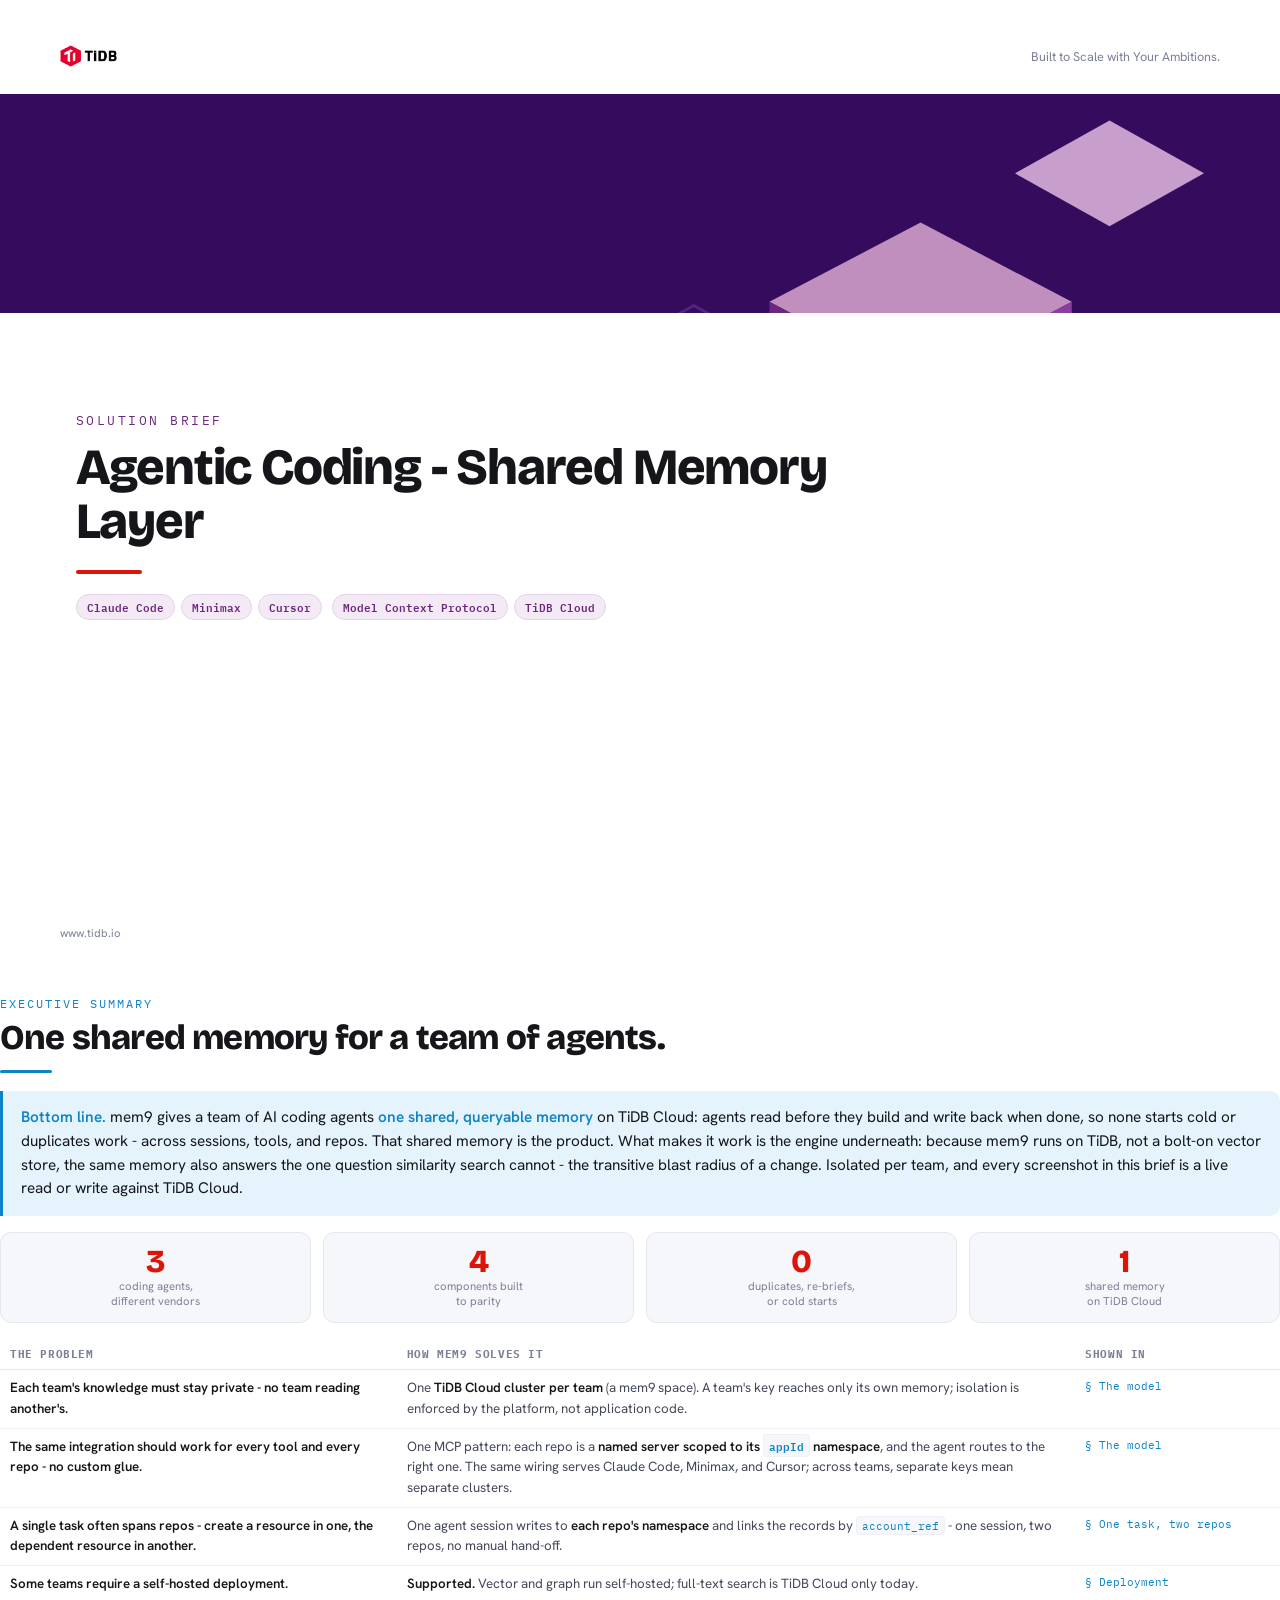
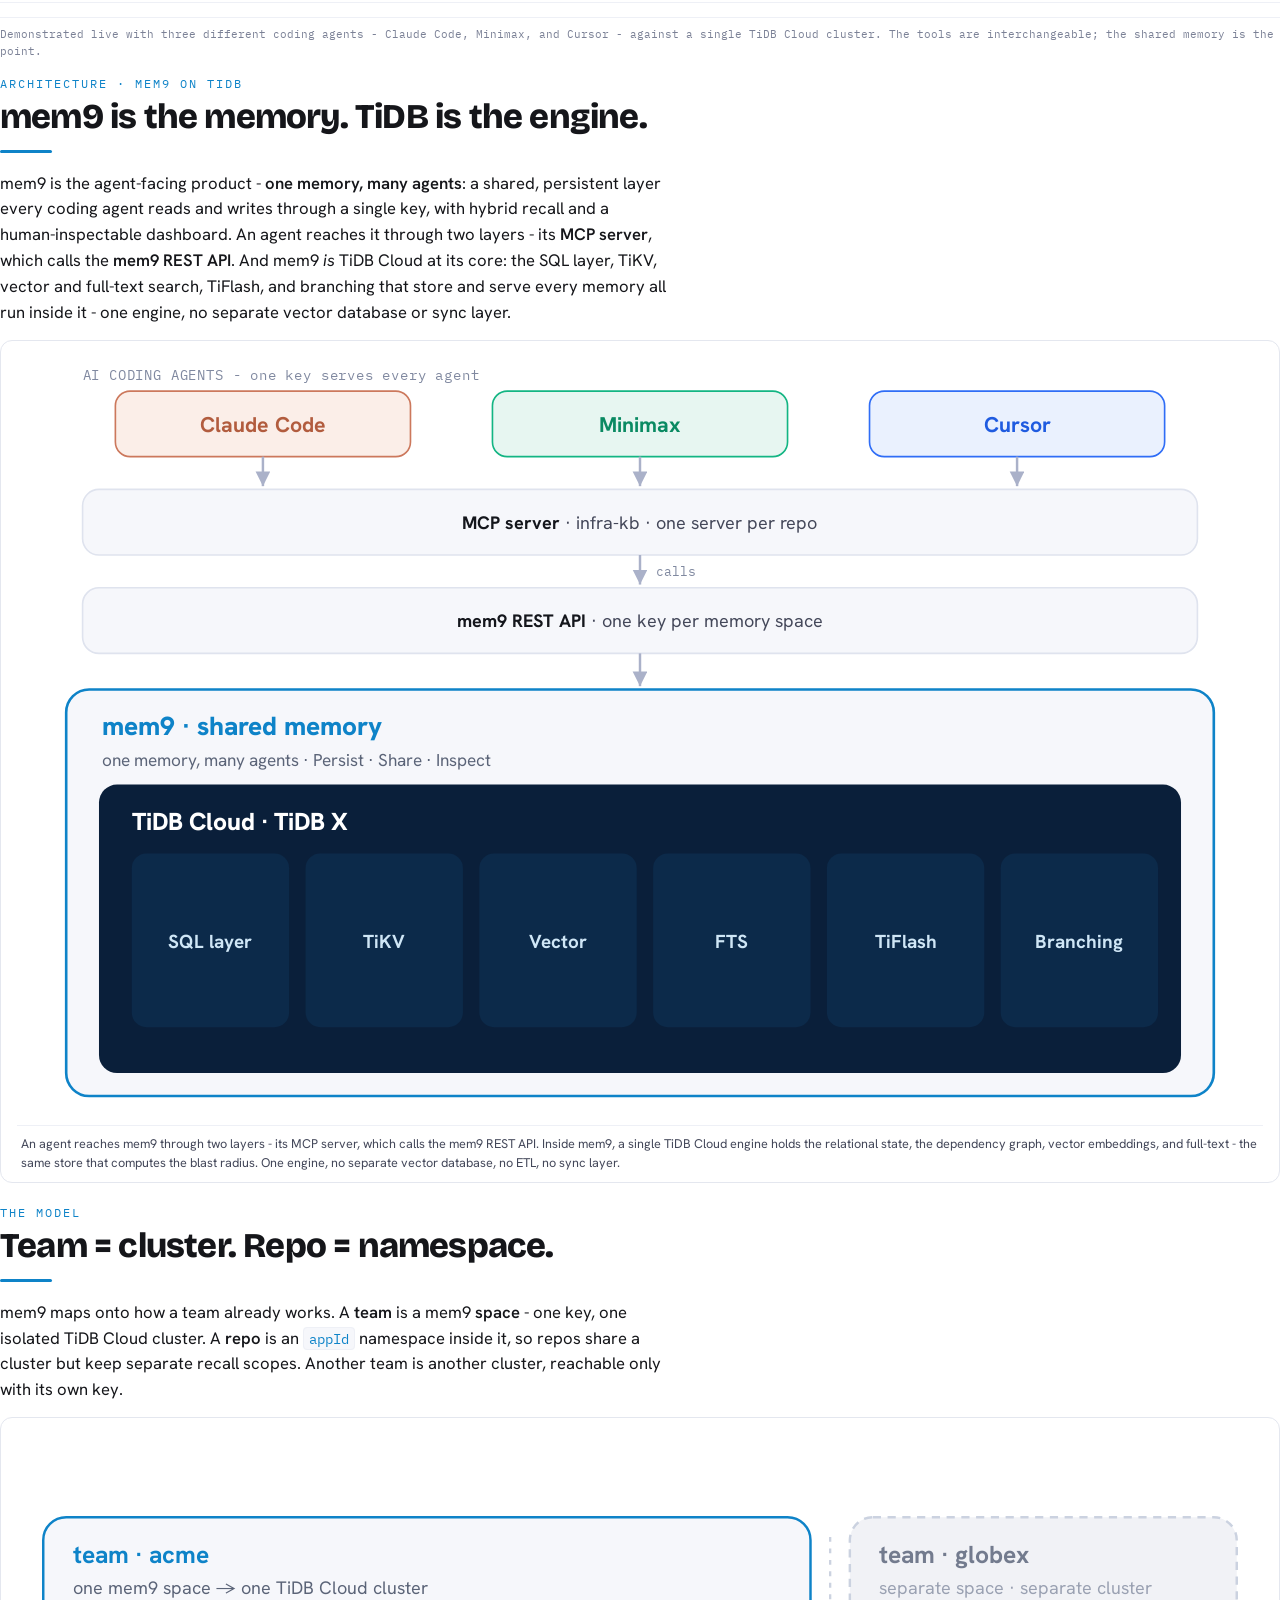
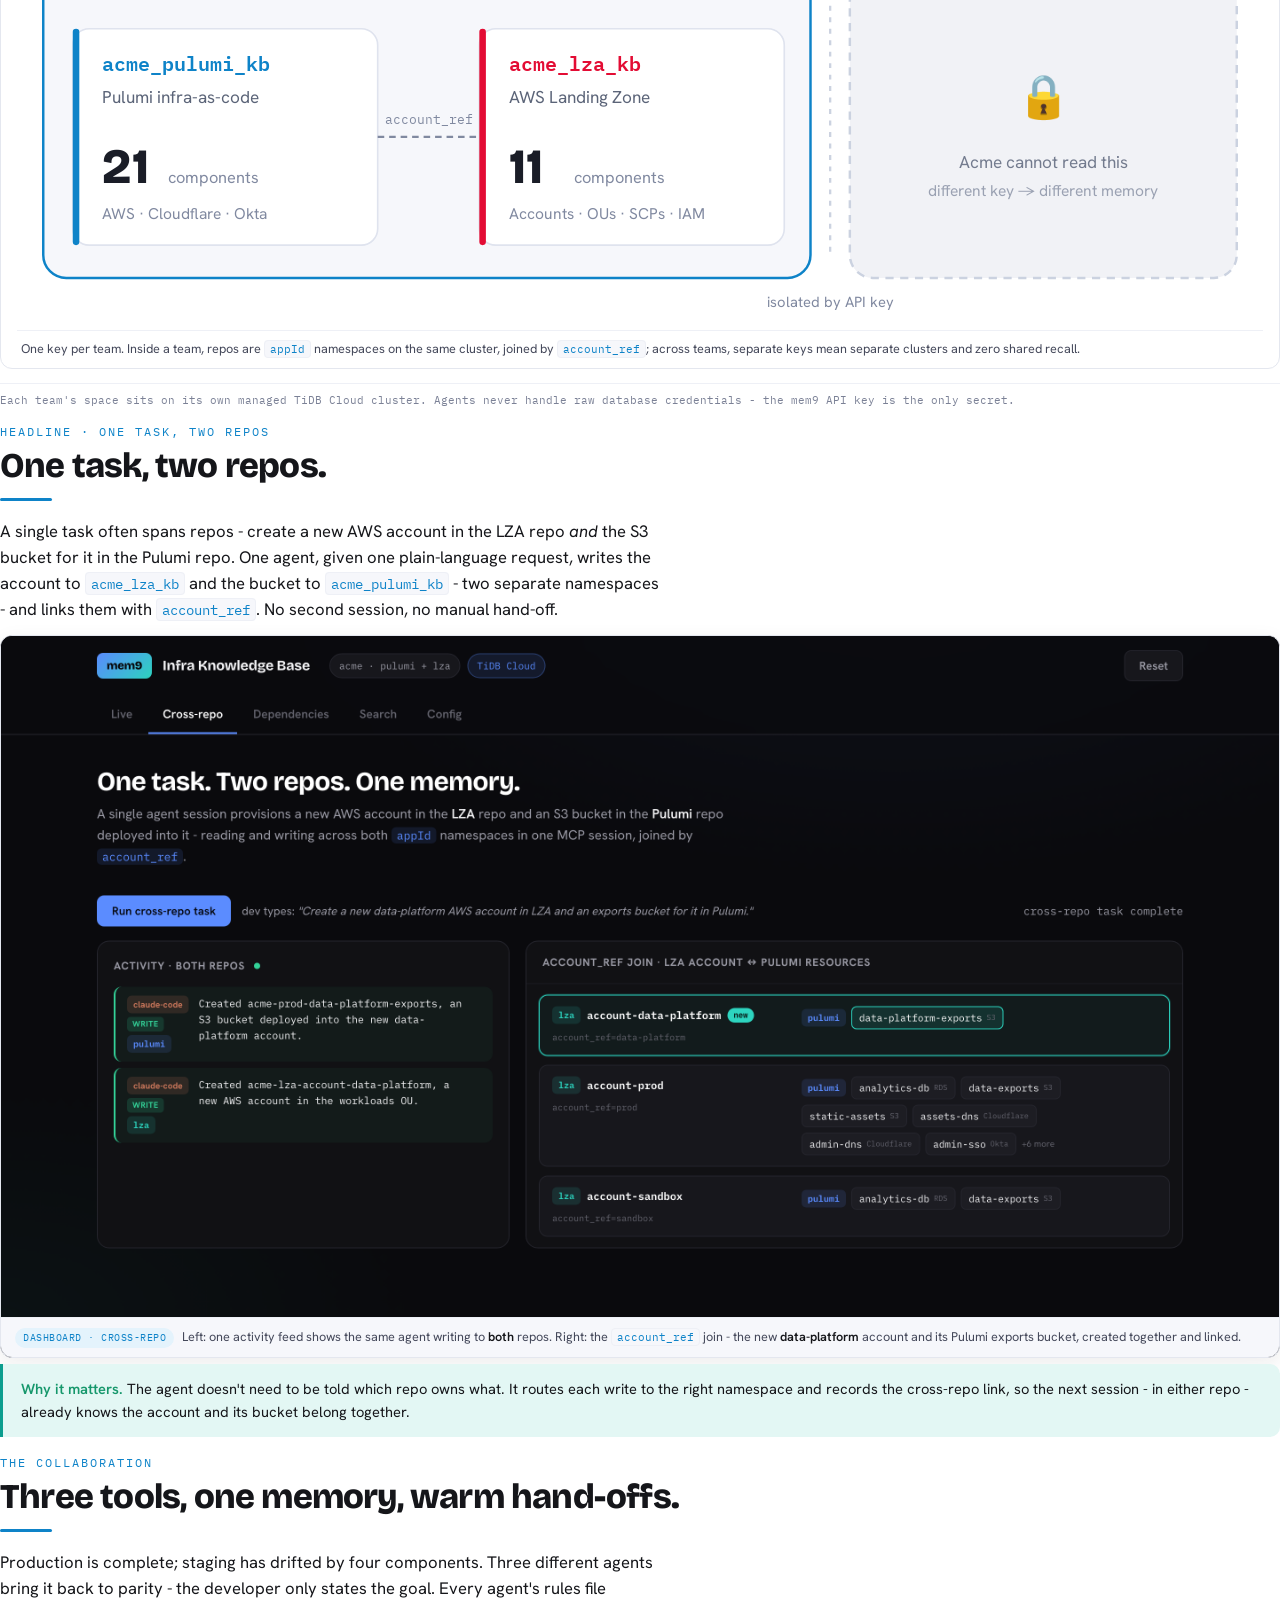
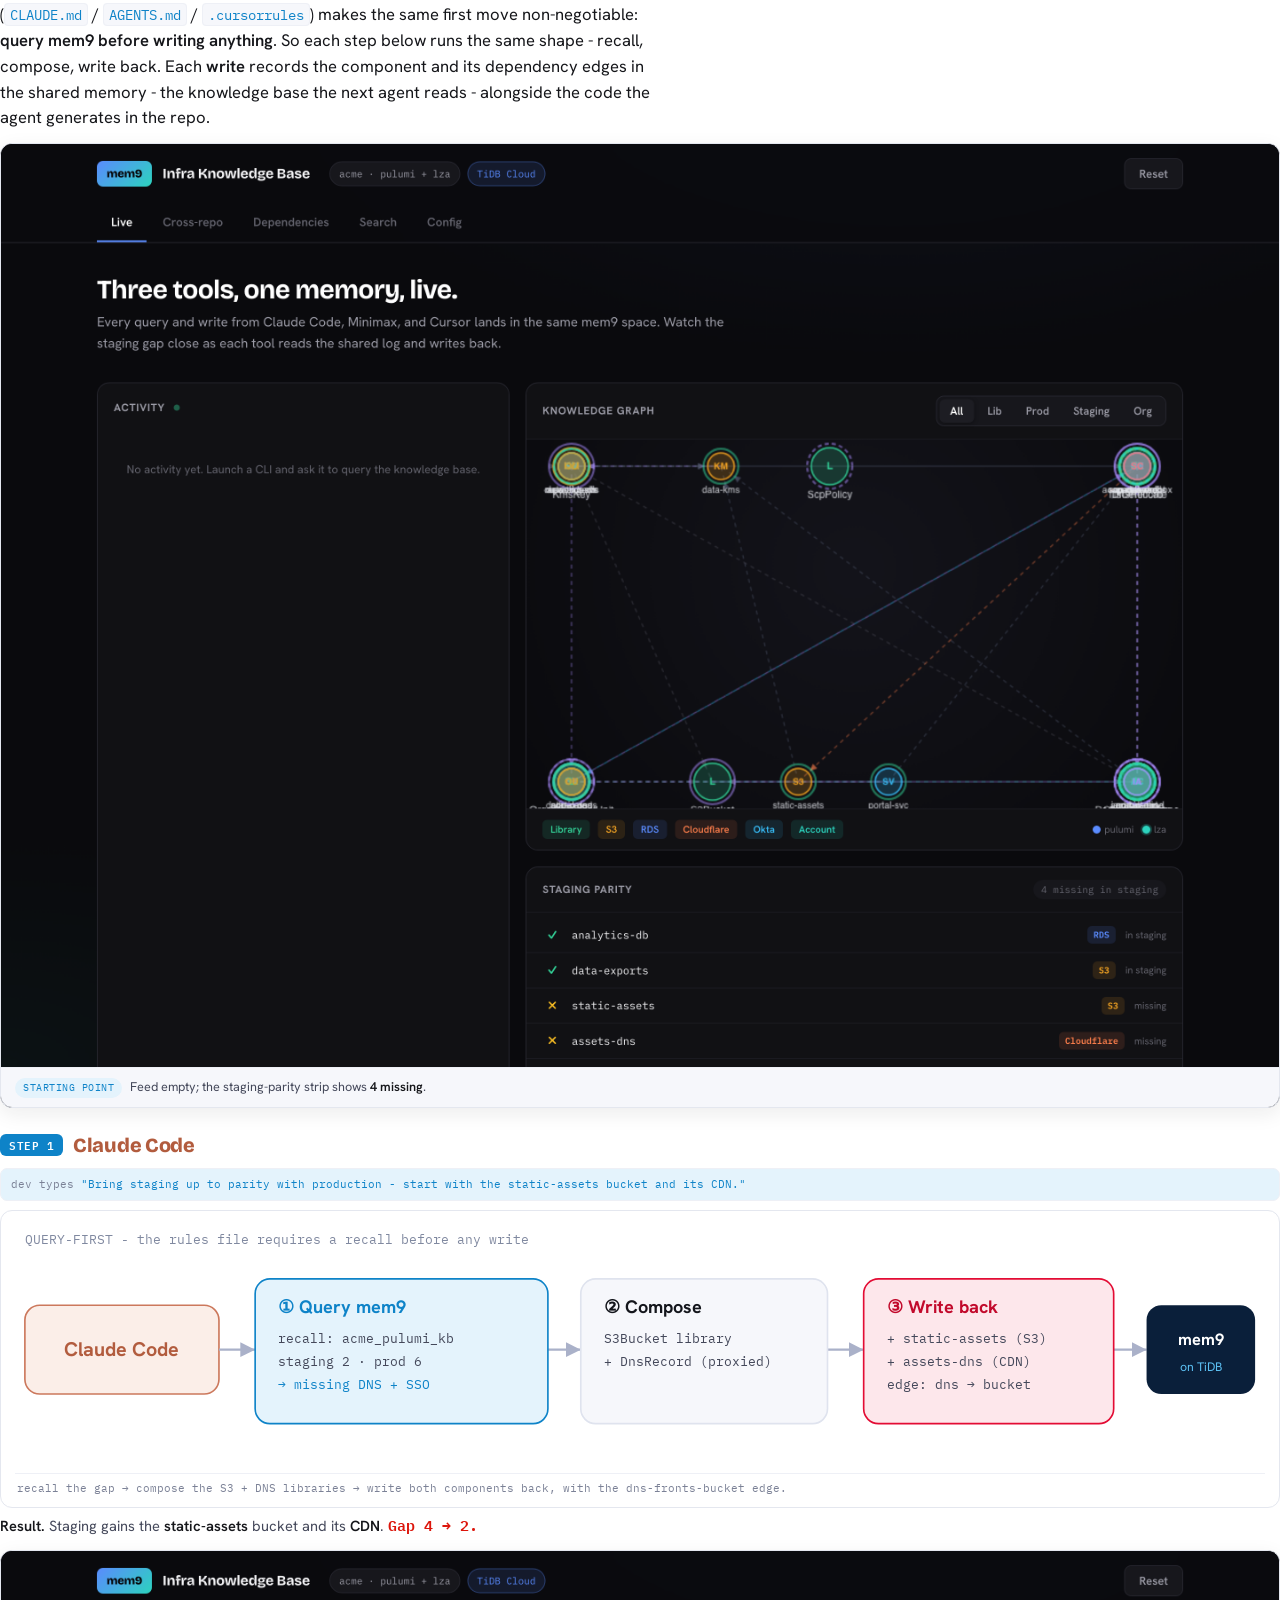
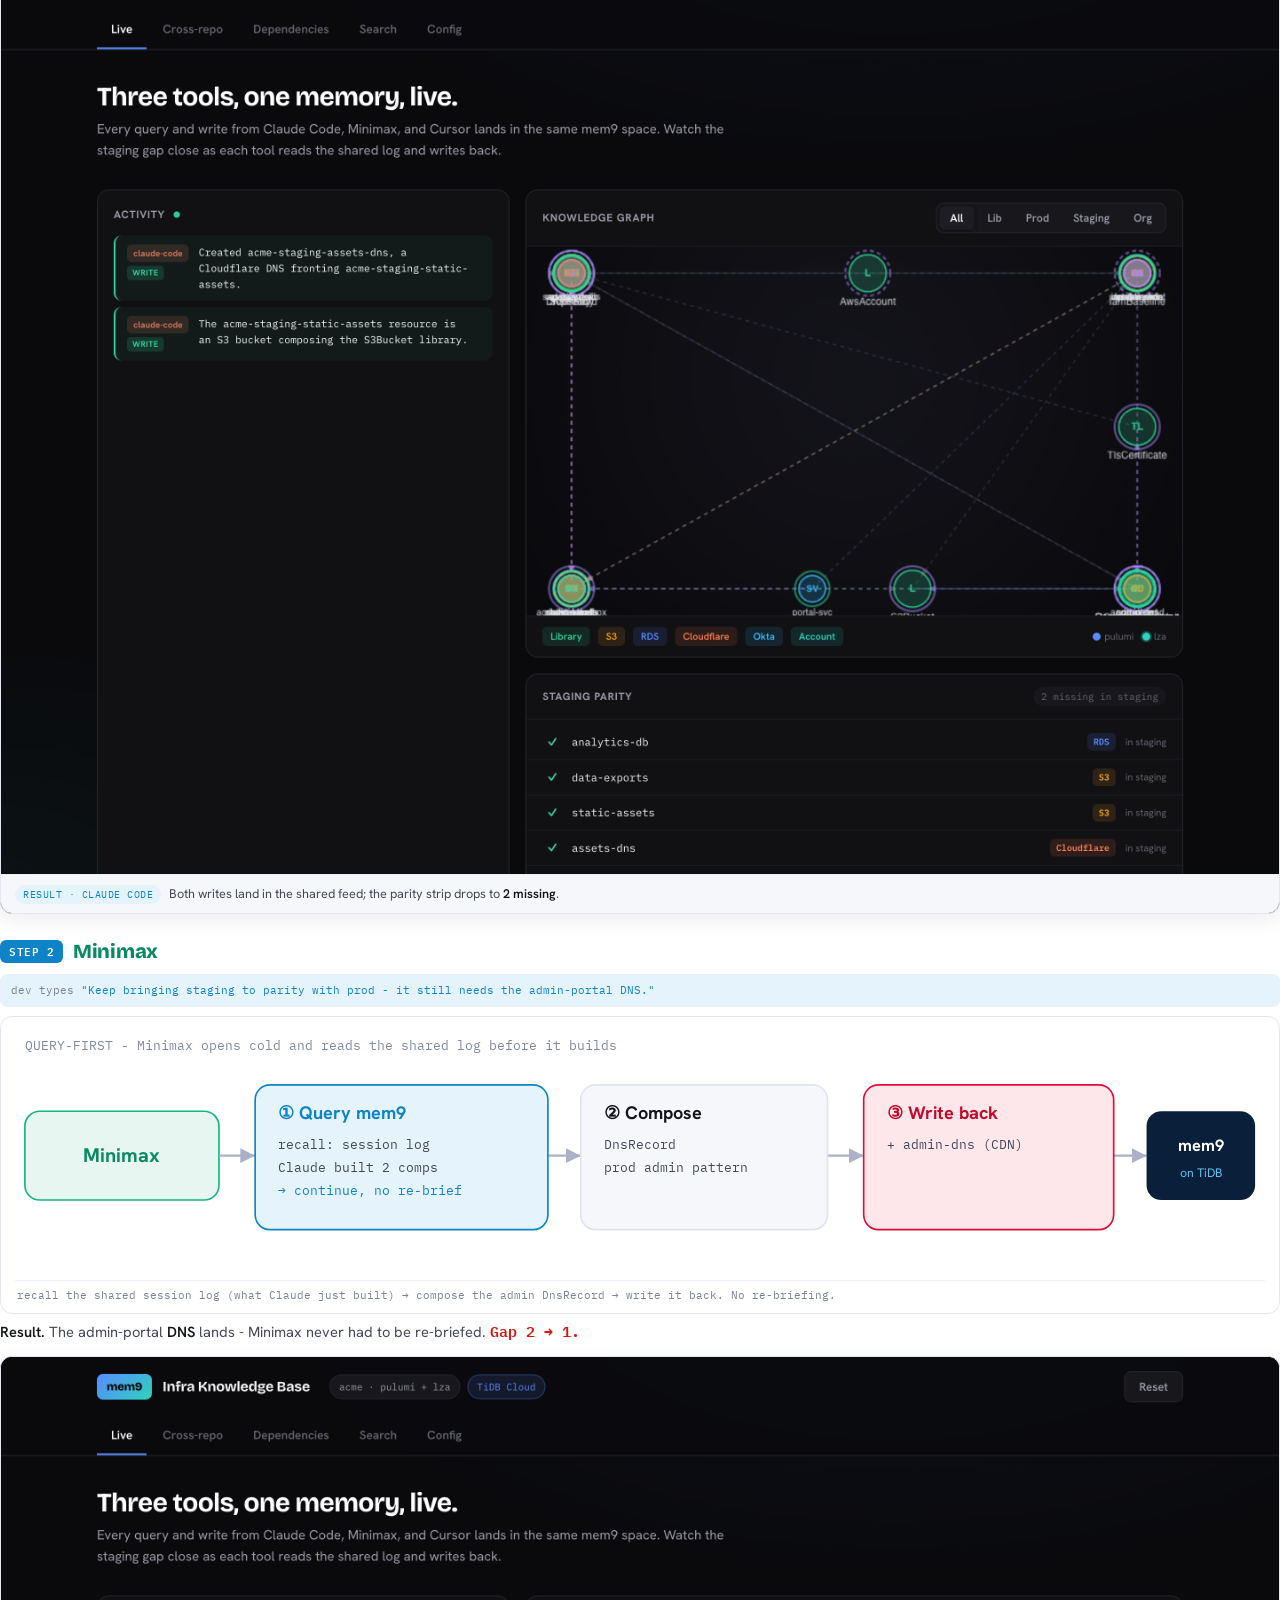
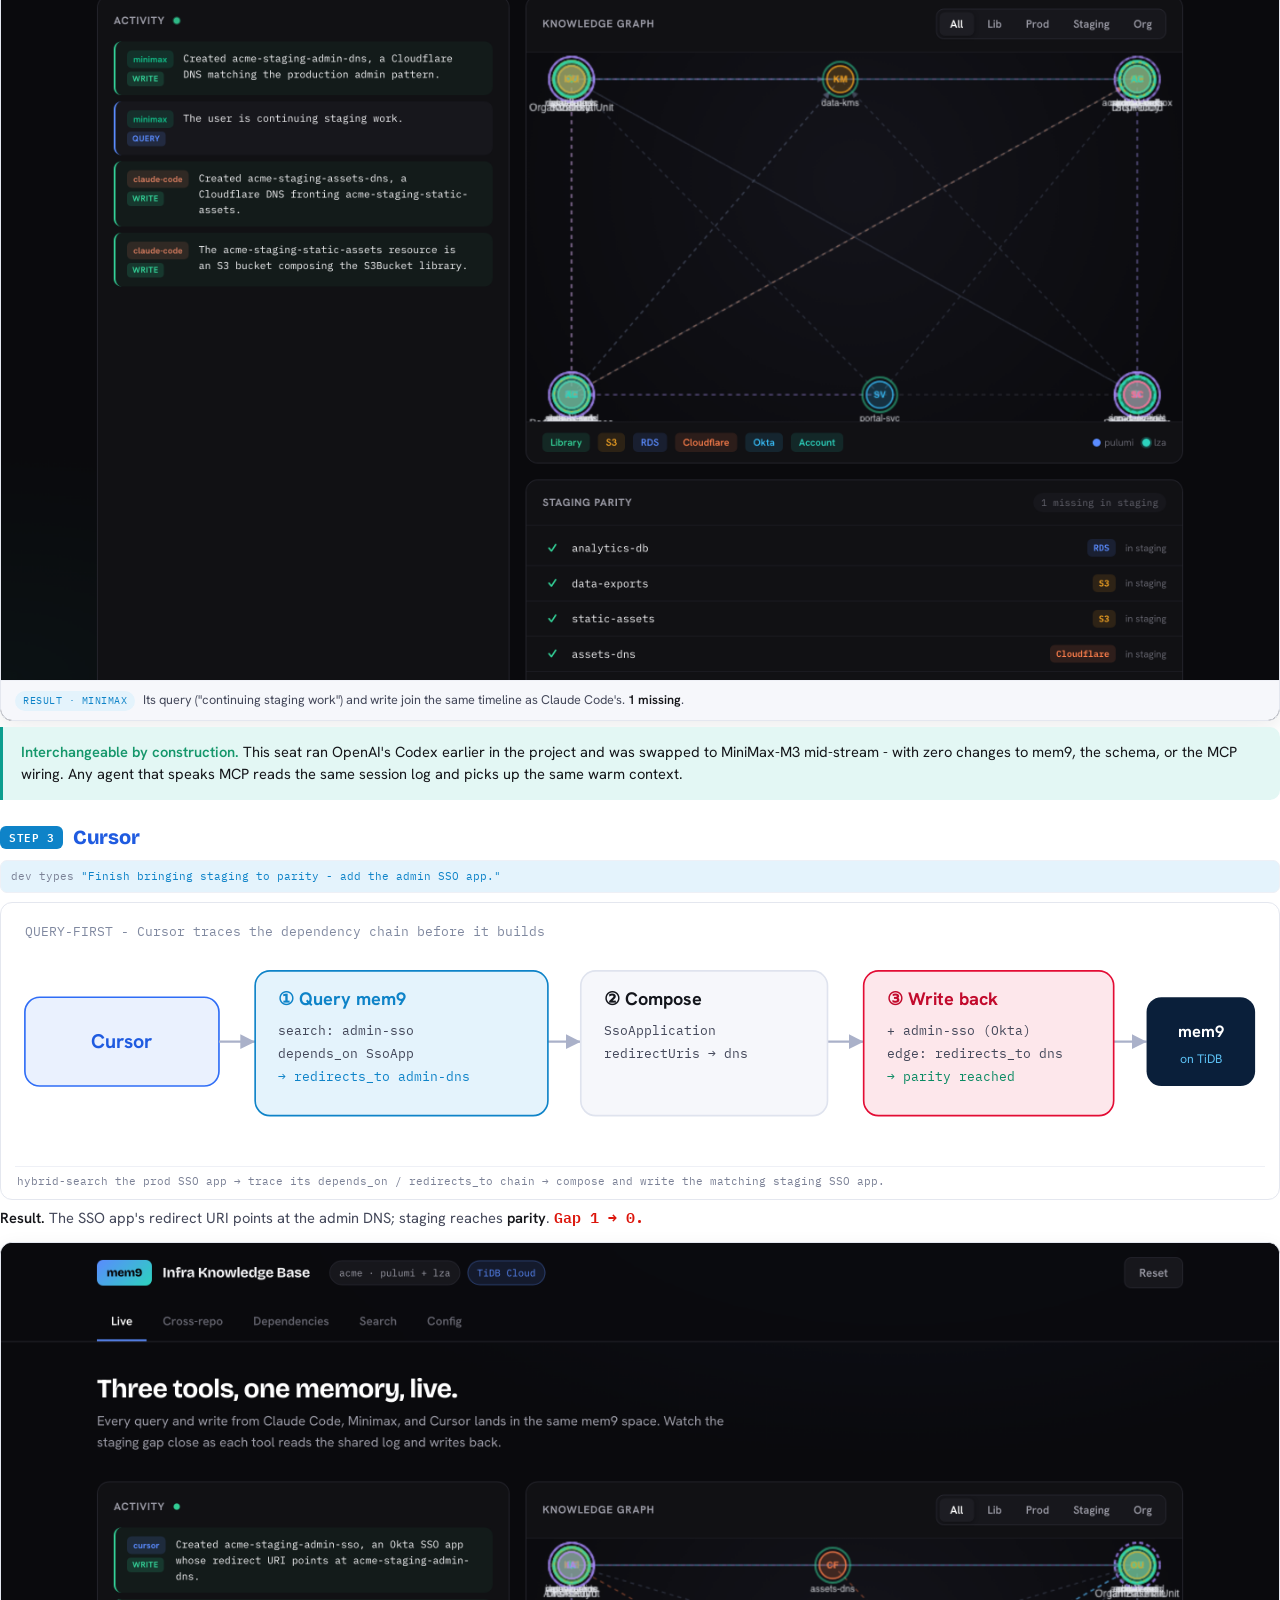
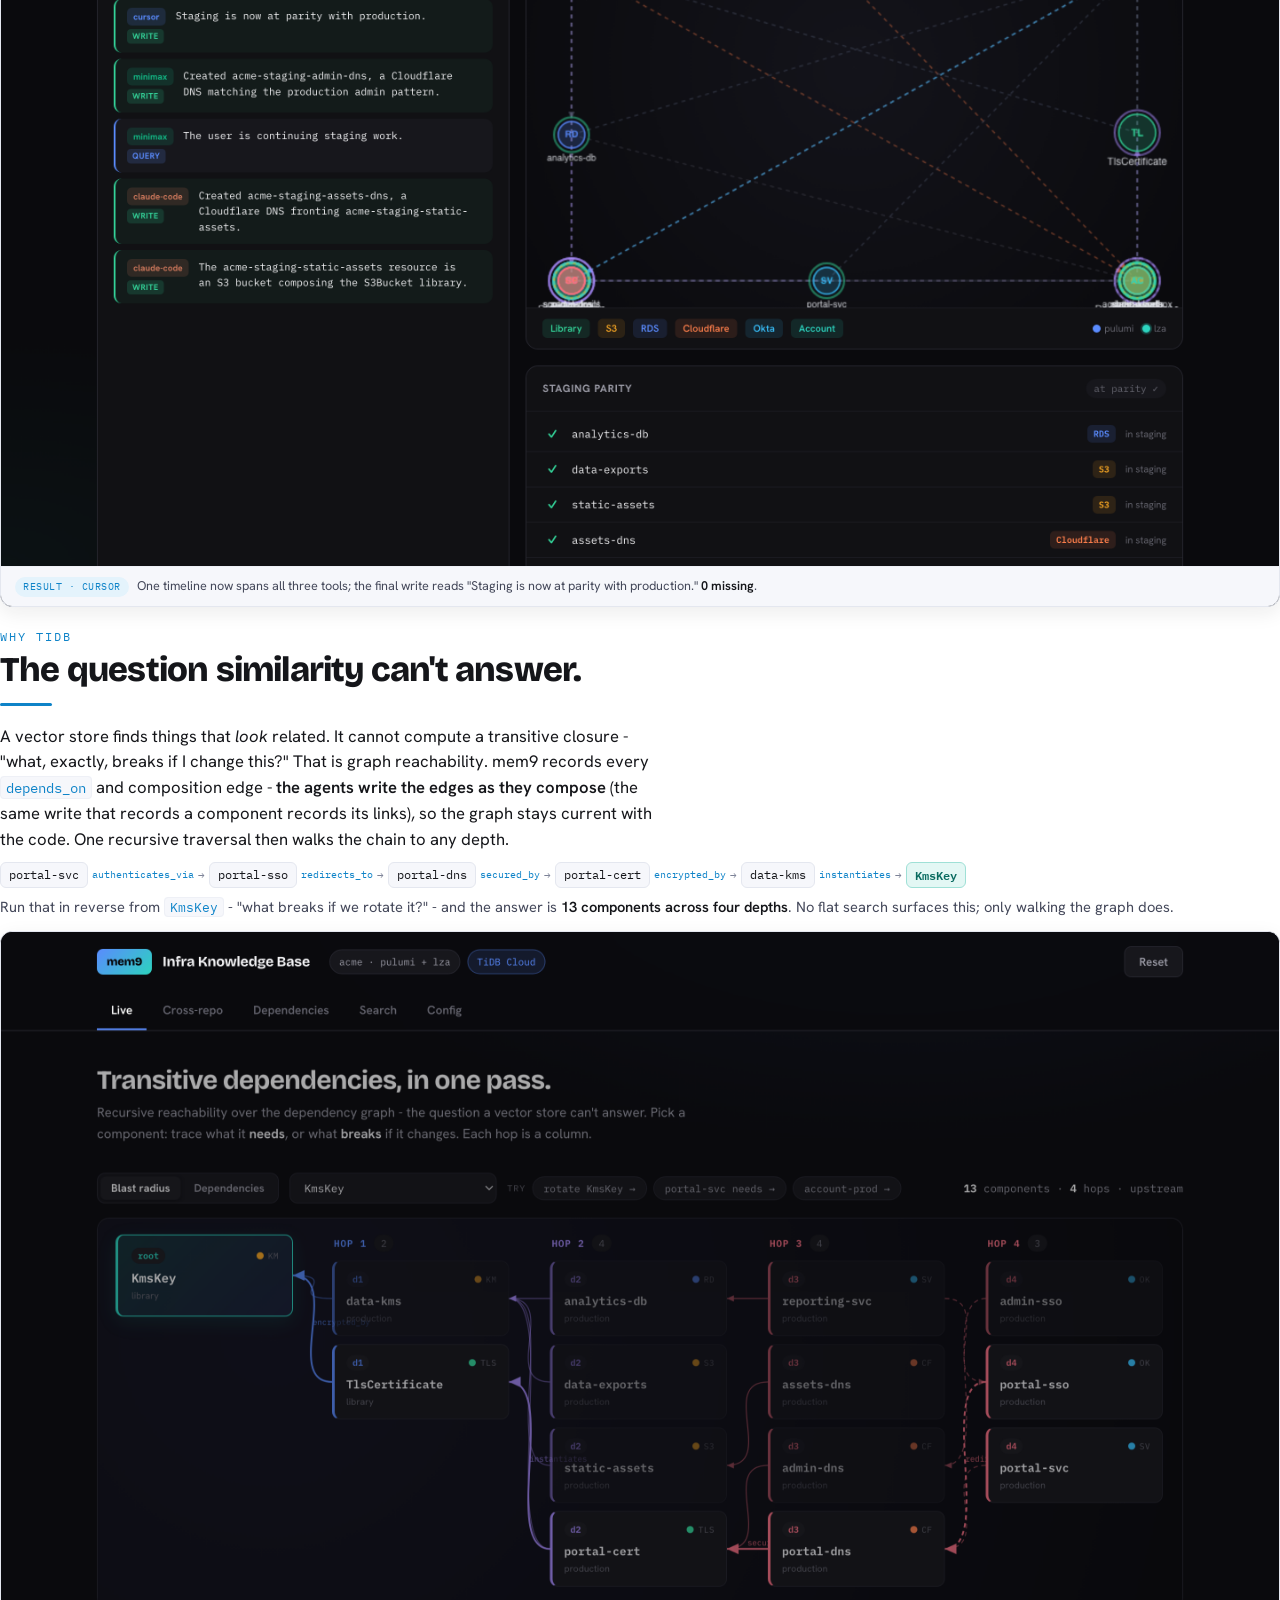
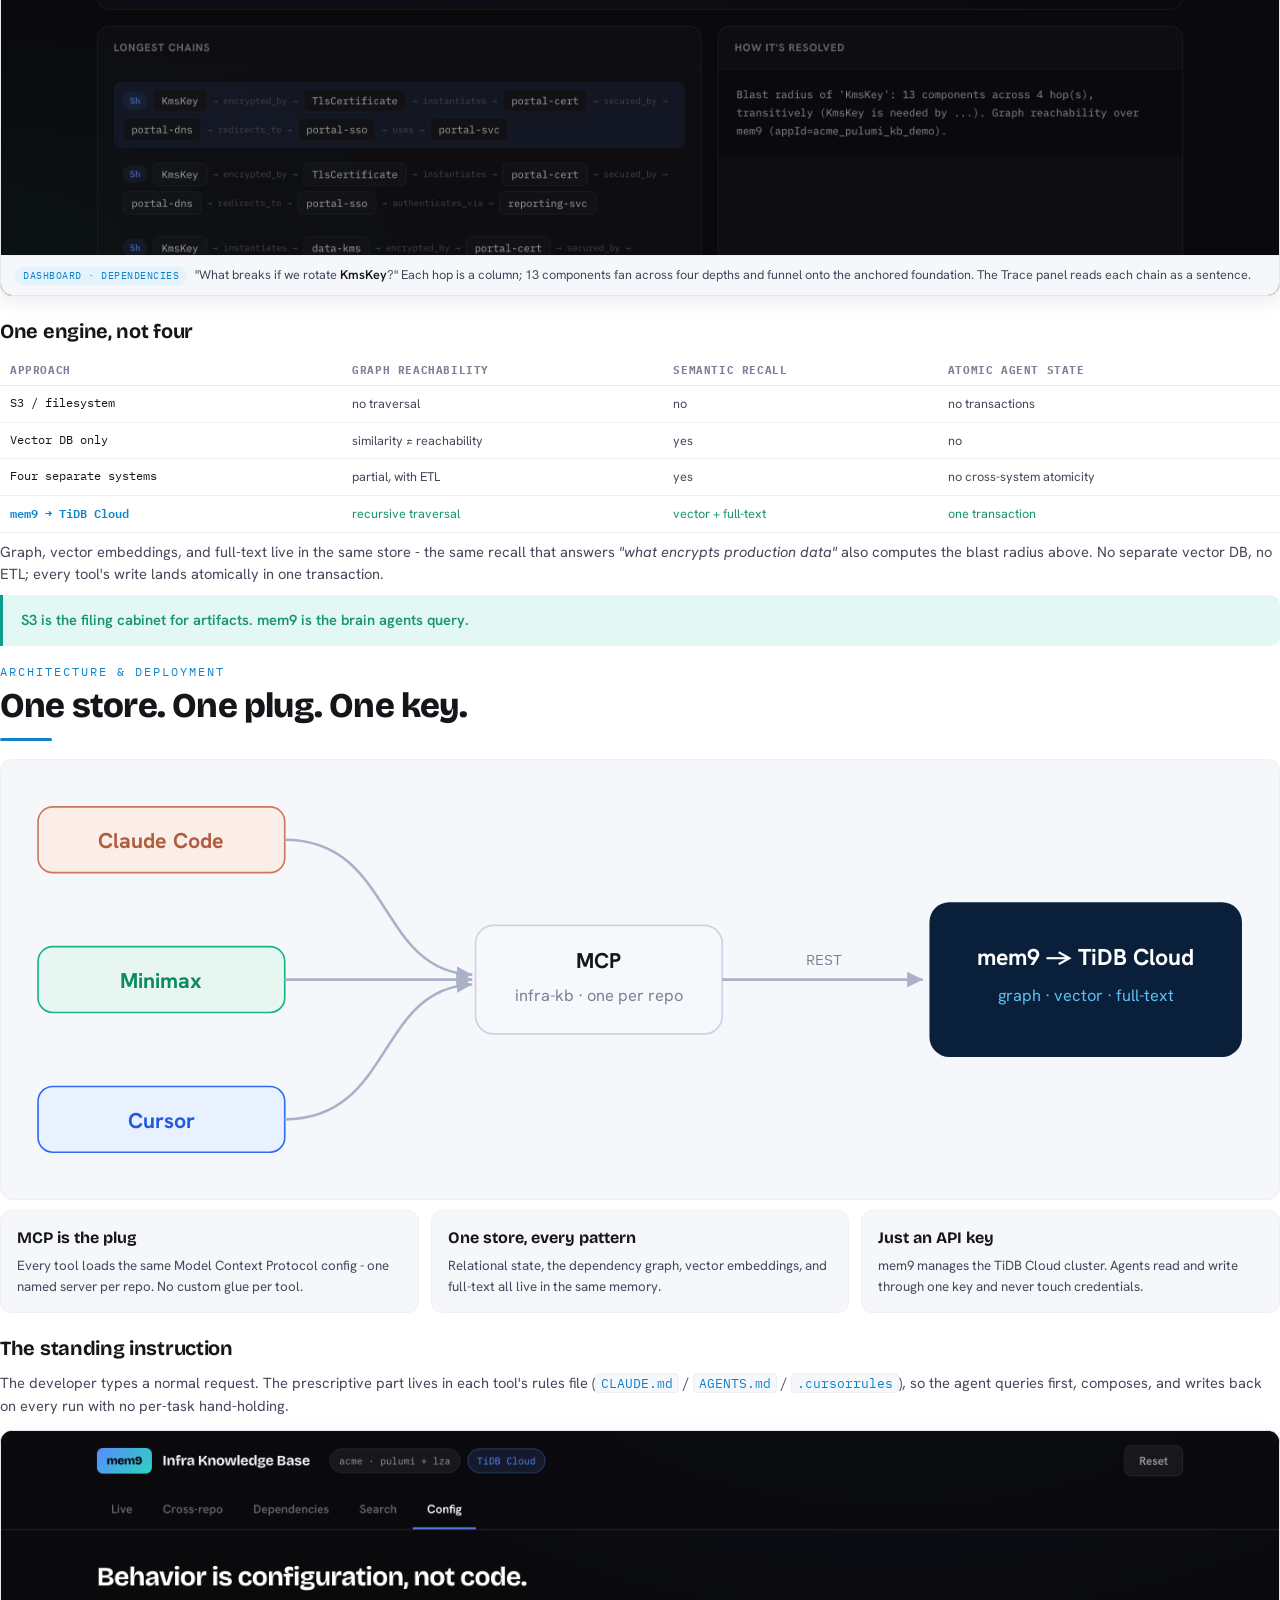
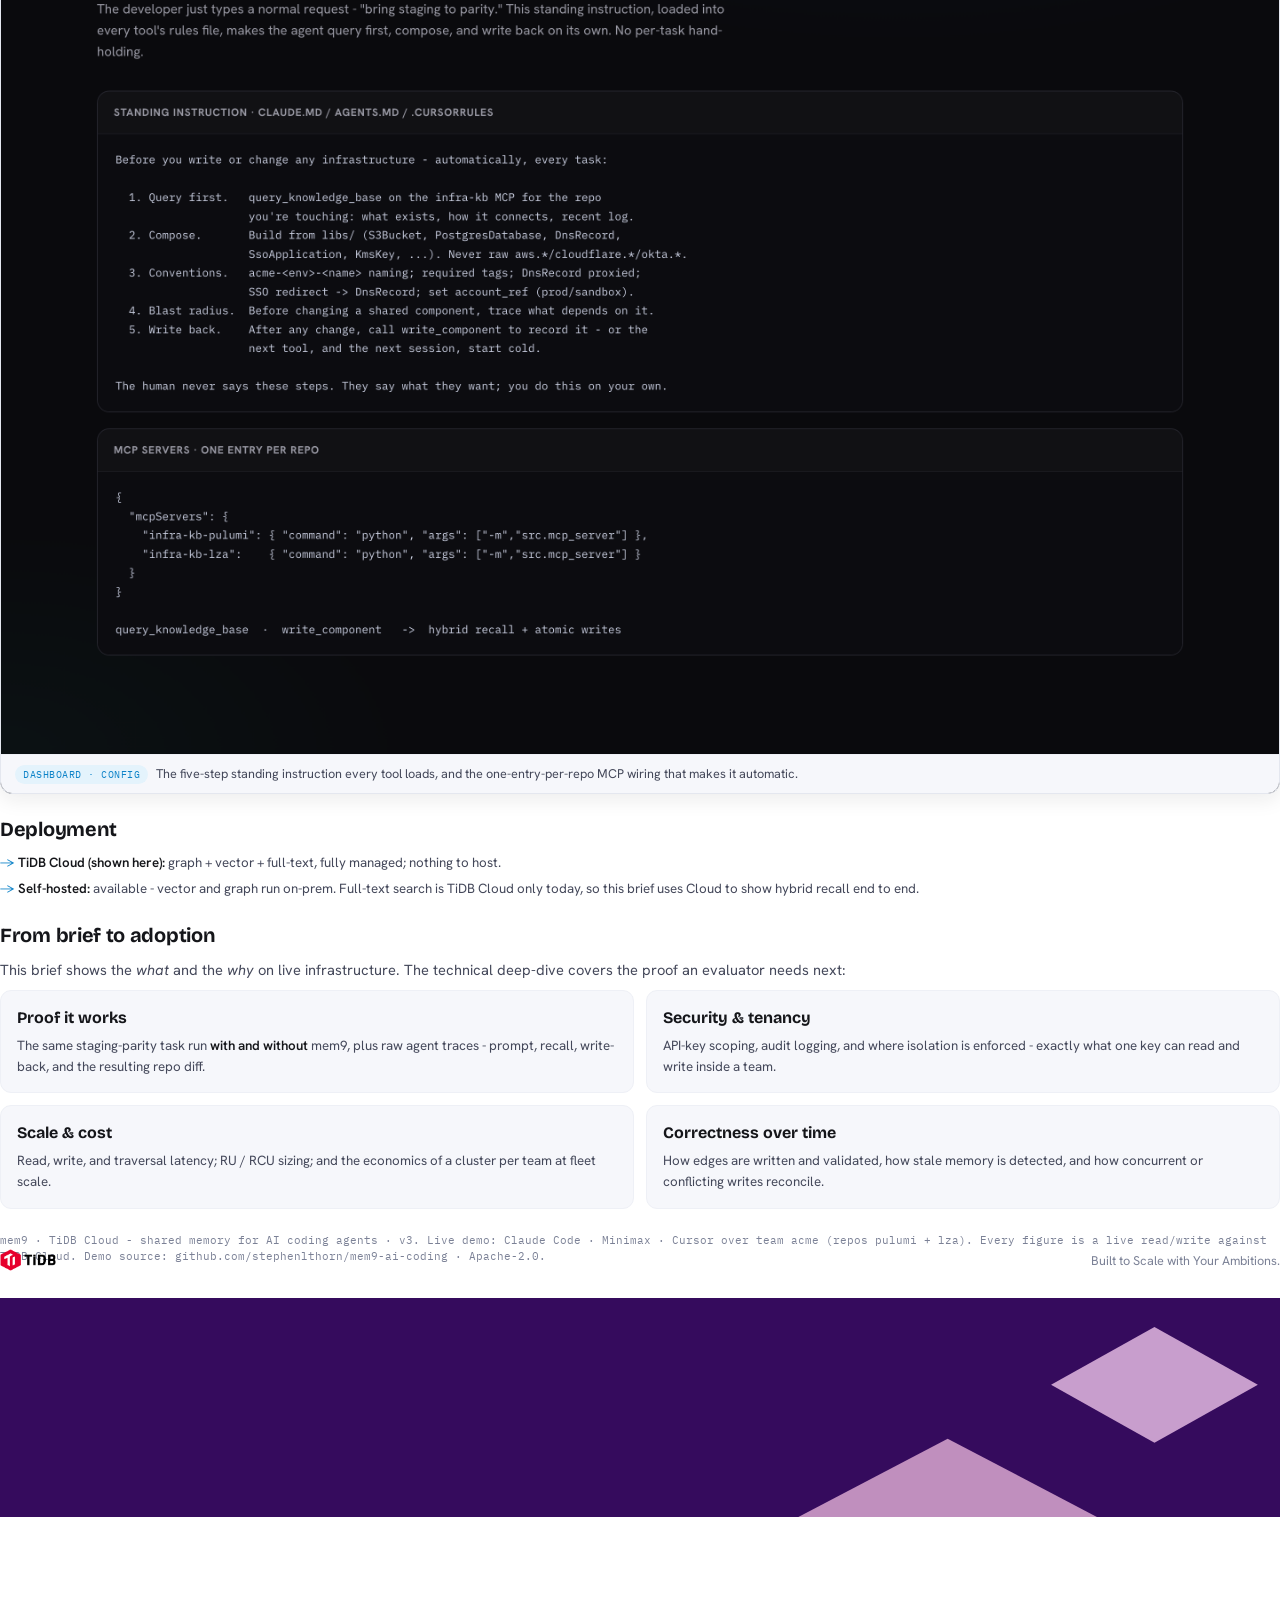
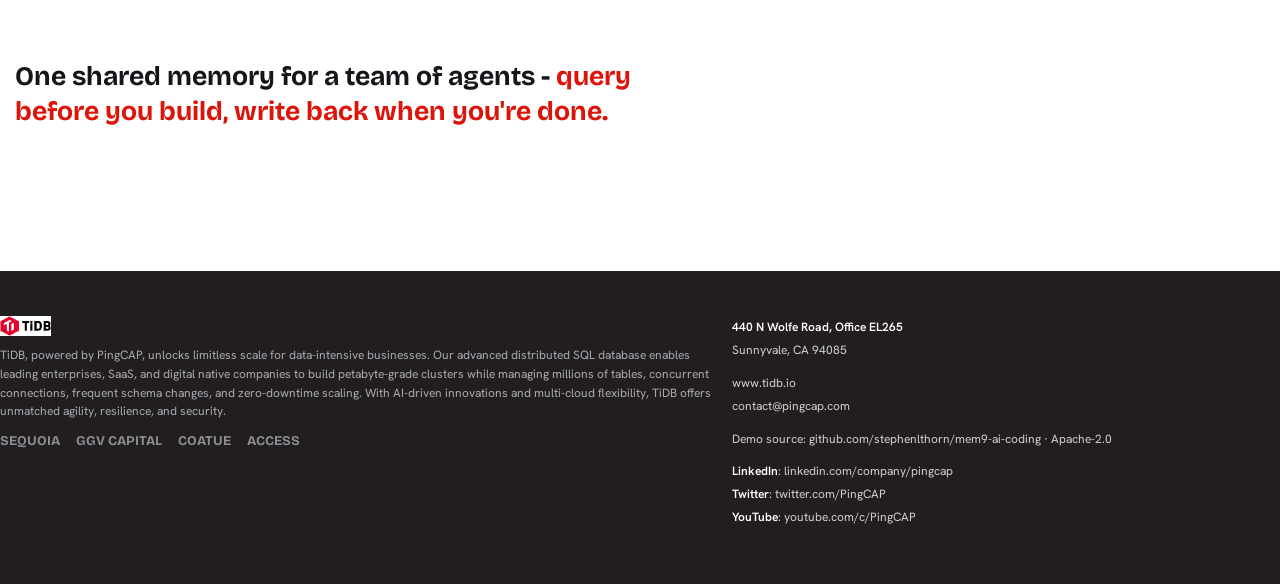
<file: docs/mem9-demo-report.html>
<!DOCTYPE html>
<html lang="en">
<head>
<meta charset="UTF-8" />
<title>Agentic Coding - Shared Memory Layer (v3)</title>
<link rel="preconnect" href="https://fonts.googleapis.com" />
<link rel="preconnect" href="https://fonts.gstatic.com" crossorigin />
<link href="https://fonts.googleapis.com/css2?family=Bricolage+Grotesque:opsz,wght@12..96,600;12..96,700;12..96,800&family=Hanken+Grotesk:wght@400;500;600;700&family=IBM+Plex+Mono:wght@400;500;600&display=swap" rel="stylesheet" />
<style>
  :root {
    --ink: #15161a; --ink-dim: #44485a; --ink-faint: #7b8196;
    --line: #e4e7ef; --line-soft: #eef0f6; --paper: #ffffff; --wash: #f6f7fb;
    --accent: #0e83c8; --accent-bright: #2caeef; --accent-soft: #e4f3fc;
    --tidb-red: #DC150B; --tidb-red-soft: #fde7eb;
    --violet-deep: #350B5D; --violet-mid: #6C287F; --violet-light: #C08FBE; --footer-black: #221E1F;
    --teal: #0b9d8e; --teal-soft: #e3f7f4;
    --amber: #c77a12; --red: #d6455d; --violet: #7b59e0; --green: #15976b;
    --d1: #0e83c8; --d2: #7b59e0; --d3: #e30c34;
    --font-display: "Bricolage Grotesque", Georgia, serif;
    --font: "Hanken Grotesk", -apple-system, sans-serif;
    --mono: "IBM Plex Mono", ui-monospace, monospace;
  }
  * { box-sizing: border-box; margin: 0; padding: 0; }
  html { -webkit-print-color-adjust: exact; print-color-adjust: exact; }
  body { font-family: var(--font); color: var(--ink); background: var(--paper); font-size: 11pt; line-height: 1.55; }

  @page { size: Letter; margin: 16mm 16mm 18mm; }
  @page :first { margin: 0; }

  .page { padding: 0; }
  .section { page-break-before: always; padding-top: 4mm; }
  .keep { page-break-inside: avoid; }

  /* ── Letterhead (TiDB corporate template: cover + closing page) ── */
  .lh-page { min-height: 100vh; min-height: 980px; display: flex; flex-direction: column; background: var(--paper); }
  .lh-header { display: flex; align-items: center; justify-content: space-between; padding: 12mm 16mm 7mm; }
  .lh-header img { height: 22px; display: block; }
  .lh-tagline { font-family: var(--font); font-size: 9.5pt; color: var(--ink-faint); }
  .lh-banner { height: 58mm; background: var(--violet-deep); position: relative; overflow: hidden; flex-shrink: 0; }
  .lh-cubes { position: absolute; top: 0; right: 0; height: 100%; width: 62%; display: block; }
  .lh-footer-mini { font-family: var(--font); font-size: 8.5pt; color: var(--ink-faint); padding: 0 16mm 10mm; margin-top: auto; }

  .cover-body { padding: 16mm 20mm 8mm; flex: 1; }
  .cover-eyebrow { font-family: var(--mono); font-size: 9.5pt; letter-spacing: 2.5px; text-transform: uppercase; color: var(--violet-mid); margin-top: 10mm; }
  .cover-title { font-family: var(--font-display); font-weight: 800; font-size: 38pt; line-height: 1.06; letter-spacing: -1.2px; margin: 10px 0 0; max-width: 17em; color: var(--ink); }
  .cover-rule { height: 4px; width: 66px; background: var(--tidb-red); border-radius: 3px; margin-top: 22px; }
  .cover-pills { margin-top: 20px; }
  .cover-pills .pill2 { display: inline-block; font-family: var(--mono); font-size: 8.5pt; font-weight: 600; color: var(--violet-mid); background: var(--tidb-red-soft); background: #f3eaf5; border: 1px solid #e4d3e8; padding: 3px 10px; border-radius: 20px; margin: 0 6px 6px 0; }

  /* ── Closing page ── */
  .closing-body { flex: 1; padding: 16mm 20mm; display: flex; align-items: center; }
  .closing-quote { font-family: var(--font-display); font-weight: 700; font-size: 20pt; line-height: 1.3; color: var(--ink); max-width: 26em; width: 100%; min-width: 0; }
  .closing-quote .hl { color: var(--tidb-red); }
  .lh-footer { background: var(--footer-black); color: #cfd0d4; padding: 12mm 16mm; margin-top: auto; }
  .lh-footer .grid-2 { display: grid; grid-template-columns: 1.3fr 1fr; gap: 20px; }
  .lh-footer img { height: 20px; margin-bottom: 10px; display: block; }
  .lh-footer p { color: #a9abb3; font-size: 9pt; margin-bottom: 10px; }
  .lh-footer .invest { display: flex; gap: 16px; flex-wrap: wrap; margin-top: 8px; }
  .lh-footer .invest span { font-family: var(--font-display); font-weight: 700; font-size: 10pt; color: #8b8d95; }
  .lh-footer .contact { font-size: 9pt; line-height: 1.9; }
  .lh-footer .contact b { color: #fff; font-weight: 600; }
  .lh-footer .contact a { color: #cfd0d4; }
  .lh-footer .contact .row { margin-bottom: 10px; }

  /* ── Headings ── */
  .kicker { font-family: var(--mono); font-size: 9pt; letter-spacing: 2px; text-transform: uppercase; color: var(--accent); margin-bottom: 6px; }
  h1 { font-family: var(--font-display); font-weight: 800; font-size: 26pt; letter-spacing: -0.8px; line-height: 1.05; margin-bottom: 10px; }
  h2 { font-family: var(--font-display); font-weight: 700; font-size: 15pt; letter-spacing: -0.3px; margin: 20px 0 8px; }
  p { margin-bottom: 9px; color: var(--ink-dim); }
  p.lead { font-size: 12.5pt; color: var(--ink); max-width: 40em; }
  b, strong { color: var(--ink); font-weight: 600; }
  code { font-family: var(--mono); font-size: 0.86em; background: var(--wash); color: var(--accent); padding: 1px 5px; border-radius: 4px; border: 1px solid var(--line-soft); }
  .rule { height: 3px; width: 52px; background: var(--accent); border-radius: 3px; margin: 14px 0 18px; }

  /* ── Cards / grids ── */
  .grid-2 { display: grid; grid-template-columns: 1fr 1fr; gap: 12px; }
  .grid-3 { display: grid; grid-template-columns: 1fr 1fr 1fr; gap: 12px; }
  .card { border: 1px solid var(--line); border-radius: 11px; padding: 15px 16px; background: var(--paper); }
  .card.wash { background: var(--wash); border-color: var(--line-soft); }
  .card h3 { font-family: var(--font-display); font-size: 12pt; font-weight: 700; margin-bottom: 5px; }
  .card p { font-size: 10pt; margin: 0; }
  .ic { display: inline-flex; align-items: center; justify-content: center; width: 30px; height: 30px; border-radius: 8px; font-size: 14pt; margin-bottom: 9px; }
  .ic.bad { background: #fdeaed; color: var(--red); }
  .ic.good { background: var(--teal-soft); color: var(--teal); }

  .statrow { display: grid; grid-template-columns: repeat(4, 1fr); gap: 12px; margin: 2px 0 16px; page-break-inside: avoid; }
  .statrow .stat { border: 1px solid var(--line); border-radius: 11px; background: var(--wash); padding: 12px 10px 10px; text-align: center; }
  .statrow .stat b { display: block; font-family: var(--font-display); font-weight: 800; font-size: 24pt; color: var(--tidb-red); line-height: 1.05; }
  .statrow .stat span { font-size: 8.5pt; color: var(--ink-faint); line-height: 1.35; display: inline-block; }

  .callout { border-left: 3px solid var(--teal); background: var(--teal-soft); border-radius: 0 10px 10px 0; padding: 14px 18px; margin: 4px 0 2px; }
  .callout b { color: var(--green); }
  .bluf { border-left: 3px solid var(--accent); background: var(--accent-soft); border-radius: 0 10px 10px 0; padding: 15px 18px; margin: 2px 0 16px; font-size: 11.5pt; color: var(--ink); }
  .bluf b { color: var(--accent); }

  /* ── Tables ── */
  table { width: 100%; border-collapse: collapse; font-size: 9.5pt; margin: 8px 0; }
  th { text-align: left; font-family: var(--mono); font-size: 8pt; text-transform: uppercase; letter-spacing: 0.6px; color: var(--ink-faint); padding: 7px 10px; border-bottom: 1.5px solid var(--line); }
  td { padding: 8px 10px; border-bottom: 1px solid var(--line-soft); vertical-align: top; color: var(--ink-dim); }
  td.mono, .mono-cell { font-family: var(--mono); font-size: 9pt; color: var(--ink); }
  .qa td { font-size: 10pt; }
  .qa td.q { color: var(--ink); font-weight: 600; width: 31%; }
  .qa td.ans { color: var(--ink-dim); }
  .qa td.ans b { color: var(--ink); }
  .qa td.where { font-family: var(--mono); font-size: 8pt; color: var(--accent); white-space: nowrap; width: 16%; }

  .pill { display: inline-block; font-family: var(--mono); font-size: 8pt; font-weight: 600; padding: 1px 7px; border-radius: 20px; }
  .pill.d1 { background: var(--accent-soft); color: var(--d1); }
  .pill.d2 { background: #f0ebfc; color: var(--d2); }
  .pill.d3 { background: #fdeaed; color: var(--d3); }
  .pill.d4 { background: #fdeaed; color: var(--d3); }

  /* ── Chain visual ── */
  .chain { display: flex; align-items: center; flex-wrap: wrap; gap: 4px; font-family: var(--mono); font-size: 9pt; margin: 8px 0; }
  .chain .node { background: var(--wash); border: 1px solid var(--line); border-radius: 6px; padding: 3px 8px; color: var(--ink); }
  .chain .node.foundation { background: var(--teal-soft); border-color: #9fe0d6; color: #0a6b60; font-weight: 600; }
  .chain .arr { color: var(--ink-faint); font-size: 8pt; }
  .chain .verb { color: var(--accent); font-size: 7.5pt; }

  /* ── Architecture diagram ── */
  .arch { background: var(--wash); border: 1px solid var(--line-soft); border-radius: 12px; padding: 14px; margin: 10px 0; }
  .arch svg { display: block; width: 100%; height: auto; }

  .bleed { margin: -16mm -16mm -18mm -16mm; }
  .section.lh-page { padding-top: 0; }

  .footer-note { font-family: var(--mono); font-size: 8pt; color: var(--ink-faint); margin-top: 14px; border-top: 1px solid var(--line-soft); padding-top: 8px; }
  ul.clean { list-style: none; margin: 4px 0; }
  ul.clean li { position: relative; padding-left: 18px; margin-bottom: 5px; font-size: 10pt; color: var(--ink-dim); }
  ul.clean li::before { content: "→"; position: absolute; left: 0; color: var(--accent); }

  /* ── Demo prompt chip ── */
  .demo-prompt { font-family: var(--mono); font-size: 8.5pt; color: var(--accent); background: var(--accent-soft); border: 1px solid var(--line-soft); border-radius: 7px; padding: 7px 10px; margin: 4px 0 9px; line-height: 1.5; }
  .demo-prompt::before { content: "dev types  "; color: var(--ink-faint); }
  .stage-lead { font-size: 11pt; color: var(--ink); margin: 18px 0 6px; font-weight: 600; }

  /* ── Stepwise flow ── */
  .step-head { font-family: var(--font-display); font-weight: 800; font-size: 15pt; letter-spacing: -0.3px; margin: 22px 0 7px; display: flex; align-items: center; gap: 10px; page-break-after: avoid; }
  .step-head .num { font-family: var(--mono); font-size: 8pt; font-weight: 600; color: #fff; background: var(--accent); border-radius: 6px; padding: 3px 9px; letter-spacing: 0.5px; }
  .flow { margin: 8px 0 6px; border: 1px solid var(--line); border-radius: 12px; padding: 12px 14px 8px; background: var(--paper); page-break-inside: avoid; }
  .flow svg { display: block; width: 100%; height: auto; }
  .flow-cap { font-size: 8pt; font-family: var(--mono); color: var(--ink-faint); padding: 6px 2px 2px; border-top: 1px solid var(--line-soft); margin-top: 4px; }
  .result-line { font-size: 11pt; color: var(--ink-dim); margin: 7px 0 2px; }
  .result-line b { color: var(--ink); }
  .result-line .gap { font-family: var(--mono); font-weight: 600; color: var(--tidb-red); }

  /* ── Topology diagram ── */
  .topo { margin: 14px 0 6px; border: 1px solid var(--line); border-radius: 12px; padding: 14px 16px 6px; background: var(--paper); page-break-inside: avoid; }
  .topo svg { display: block; width: 100%; height: auto; }
  .topo-cap { font-size: 9.5pt; color: var(--ink-dim); padding: 8px 4px 4px; line-height: 1.5; border-top: 1px solid var(--line-soft); margin-top: 6px; }
  .topo-cap code { font-family: var(--mono); font-size: 0.86em; color: var(--accent); }

  /* ── Screenshots ── */
  figure.shot { margin: 12px 0 6px; border: 1px solid var(--line); border-radius: 12px; overflow: hidden; background: #0a0c14; page-break-inside: avoid; box-shadow: 0 6px 20px rgba(20,22,28,0.08); }
  figure.shot img { display: block; width: 100%; height: auto; }
  figcaption { display: flex; gap: 8px; align-items: baseline; font-size: 9.5pt; color: var(--ink-dim); padding: 9px 14px; background: var(--wash); border-top: 1px solid var(--line-soft); }
  figcaption .tag { font-family: var(--mono); font-size: 7.5pt; letter-spacing: 0.5px; text-transform: uppercase; color: var(--accent); background: var(--accent-soft); padding: 2px 8px; border-radius: 20px; white-space: nowrap; }
  figcaption b { color: var(--ink); }
</style>
</head>
<body>

<!-- ─────────────── COVER ─────────────── -->
<div class="lh-page">
  <div class="lh-header">
    <img src="img/tidb-logo.png" alt="TiDB" />
    <span class="lh-tagline">Built to Scale with Your Ambitions.</span>
  </div>
  <div class="lh-banner">
    <svg class="lh-cubes" viewBox="0 0 420 300" preserveAspectRatio="xMaxYMin slice" xmlns="http://www.w3.org/2000/svg">
      <g fill="none" stroke="#5a2a8a" stroke-width="1.4" opacity="0.85">
        <path d="M40,150 L110,112 L180,150 L110,188 Z"/>
        <path d="M40,150 L110,188 L110,258 L40,220 Z"/>
        <path d="M180,150 L110,188 L110,258 L180,220 Z"/>
      </g>
      <path d="M150,110 L230,68 L310,110 L230,152 Z" fill="#C08FBE"/>
      <path d="M150,110 L230,152 L230,232 L150,190 Z" fill="#6C287F"/>
      <path d="M310,110 L230,152 L230,232 L310,190 Z" fill="#8A3FA0"/>
      <path d="M280,42 L330,14 L380,42 L330,70 Z" fill="#D9AEDA" opacity="0.9"/>
    </svg>
  </div>
  <div class="cover-body">
    <div class="cover-eyebrow">Solution brief</div>
    <div class="cover-title">Agentic Coding - Shared Memory Layer</div>
    <div class="cover-rule"></div>
    <div class="cover-pills">
      <span class="pill2">Claude Code</span><span class="pill2">Minimax</span><span class="pill2">Cursor</span>
      <span class="pill2">Model Context Protocol</span><span class="pill2">TiDB Cloud</span>
    </div>
  </div>
  <div class="lh-footer-mini">www.tidb.io</div>
</div>

<!-- ─────────────── 1. EXECUTIVE SUMMARY ─────────────── -->
<div class="section page">
  <div class="kicker">Executive summary</div>
  <h1>One shared memory for a team of agents.</h1>
  <div class="rule"></div>

  <div class="bluf">
    <b>Bottom line.</b> mem9 gives a team of AI coding agents <b>one shared, queryable memory</b> on TiDB Cloud: agents read before they build and write back when done, so none starts cold or duplicates work - across sessions, tools, and repos. That shared memory is the product. What makes it work is the engine underneath: because mem9 runs on TiDB, not a bolt-on vector store, the same memory also answers the one question similarity search cannot - the transitive blast radius of a change. Isolated per team, and every screenshot in this brief is a live read or write against TiDB Cloud.
  </div>

  <div class="statrow">
    <div class="stat"><b>3</b><span>coding agents,<br/>different vendors</span></div>
    <div class="stat"><b>4</b><span>components built<br/>to parity</span></div>
    <div class="stat"><b>0</b><span>duplicates, re-briefs,<br/>or cold starts</span></div>
    <div class="stat"><b>1</b><span>shared memory<br/>on TiDB Cloud</span></div>
  </div>

  <table class="qa keep">
    <thead><tr><th>The problem</th><th>How mem9 solves it</th><th>Shown in</th></tr></thead>
    <tbody>
      <tr>
        <td class="q">Each team's knowledge must stay private - no team reading another's.</td>
        <td class="ans">One <b>TiDB Cloud cluster per team</b> (a mem9 space). A team's key reaches only its own memory; isolation is enforced by the platform, not application code.</td>
        <td class="where">§ The model</td>
      </tr>
      <tr>
        <td class="q">The same integration should work for every tool and every repo - no custom glue.</td>
        <td class="ans">One MCP pattern: each repo is a <b>named server scoped to its <code>appId</code> namespace</b>, and the agent routes to the right one. The same wiring serves Claude Code, Minimax, and Cursor; across teams, separate keys mean separate clusters.</td>
        <td class="where">§ The model</td>
      </tr>
      <tr>
        <td class="q">A single task often spans repos - create a resource in one, the dependent resource in another.</td>
        <td class="ans">One agent session writes to <b>each repo's namespace</b> and links the records by <code>account_ref</code> - one session, two repos, no manual hand-off.</td>
        <td class="where">§ One task, two repos</td>
      </tr>
      <tr>
        <td class="q">Some teams require a self-hosted deployment.</td>
        <td class="ans"><b>Supported.</b> Vector and graph run self-hosted; full-text search is TiDB Cloud only today.</td>
        <td class="where">§ Deployment</td>
      </tr>
    </tbody>
  </table>

  <div class="footer-note">Demonstrated live with three different coding agents - Claude Code, Minimax, and Cursor - against a single TiDB Cloud cluster. The tools are interchangeable; the shared memory is the point.</div>
</div>

<!-- ─────────────── 2. mem9 ON TiDB ─────────────── -->
<div class="section page">
  <div class="kicker">Architecture · mem9 on TiDB</div>
  <h1>mem9 is the memory. TiDB is the engine.</h1>
  <div class="rule"></div>
  <p class="lead">mem9 is the agent-facing product - <b>one memory, many agents</b>: a shared, persistent layer every coding agent reads and writes through a single key, with hybrid recall and a human-inspectable dashboard. An agent reaches it through two layers - its <b>MCP server</b>, which calls the <b>mem9 REST API</b>. And mem9 <i>is</i> TiDB Cloud at its core: the SQL layer, TiKV, vector and full-text search, TiFlash, and branching that store and serve every memory all run inside it - one engine, no separate vector database or sync layer.</p>

  <div class="topo keep">
    <svg viewBox="0 0 760 466" xmlns="http://www.w3.org/2000/svg" font-family="Hanken Grotesk, sans-serif">
      <text x="40" y="15" fill="#8089a0" font-family="IBM Plex Mono, monospace" font-size="8.5" letter-spacing="0.5">AI CODING AGENTS - one key serves every agent</text>
      <rect x="60" y="22" width="180" height="40" rx="9" fill="#fbeee8" stroke="#CC785C"/><text x="150" y="47" text-anchor="middle" fill="#b25c3e" font-weight="700" font-size="13">Claude Code</text>
      <rect x="290" y="22" width="180" height="40" rx="9" fill="#e7f6f1" stroke="#13B583"/><text x="380" y="47" text-anchor="middle" fill="#0a8a62" font-weight="700" font-size="13">Minimax</text>
      <rect x="520" y="22" width="180" height="40" rx="9" fill="#eaf1fe" stroke="#2f6df6"/><text x="610" y="47" text-anchor="middle" fill="#1f5be0" font-weight="700" font-size="13">Cursor</text>
      <g stroke="#aab1c9" stroke-width="1.5" fill="none">
        <path d="M150,62 L150,80" marker-end="url(#a2)"/>
        <path d="M380,62 L380,80" marker-end="url(#a2)"/>
        <path d="M610,62 L610,80" marker-end="url(#a2)"/>
      </g>
      <rect x="40" y="82" width="680" height="40" rx="10" fill="#f6f7fb" stroke="#dfe3ee"/>
      <text x="380" y="106" text-anchor="middle" fill="#44485a" font-size="11"><tspan font-weight="700" fill="#14161c">MCP server</tspan>  ·  infra-kb · one server per repo</text>
      <path d="M380,122 L380,140" stroke="#aab1c9" stroke-width="1.5" fill="none" marker-end="url(#a2)"/>
      <text x="390" y="135" fill="#8089a0" font-size="8" font-family="IBM Plex Mono, monospace">calls</text>
      <rect x="40" y="142" width="680" height="40" rx="10" fill="#f6f7fb" stroke="#dfe3ee"/>
      <text x="380" y="166" text-anchor="middle" fill="#44485a" font-size="11"><tspan font-weight="700" fill="#14161c">mem9 REST API</tspan>  ·  one key per memory space</text>
      <path d="M380,182 L380,202" stroke="#aab1c9" stroke-width="1.5" fill="none" marker-end="url(#a2)"/>
      <rect x="30" y="204" width="700" height="248" rx="14" fill="#f6f7fb" stroke="#0e83c8" stroke-width="1.6"/>
      <text x="52" y="232" fill="#0e83c8" font-weight="800" font-size="16">mem9 · shared memory</text>
      <text x="52" y="251" fill="#5b6478" font-size="10.5">one memory, many agents · Persist · Share · Inspect</text>
      <rect x="50" y="262" width="660" height="176" rx="11" fill="#0a1f3a"/>
      <text x="70" y="290" fill="#ffffff" font-weight="800" font-size="15">TiDB Cloud · TiDB X</text>
      <rect x="70" y="304" width="96" height="106" rx="9" fill="#0c2a4a"/><text x="118" y="362" text-anchor="middle" fill="#cfe6f6" font-weight="700" font-size="11.5">SQL layer</text>
      <rect x="176" y="304" width="96" height="106" rx="9" fill="#0c2a4a"/><text x="224" y="362" text-anchor="middle" fill="#cfe6f6" font-weight="700" font-size="11.5">TiKV</text>
      <rect x="282" y="304" width="96" height="106" rx="9" fill="#0c2a4a"/><text x="330" y="362" text-anchor="middle" fill="#cfe6f6" font-weight="700" font-size="11.5">Vector</text>
      <rect x="388" y="304" width="96" height="106" rx="9" fill="#0c2a4a"/><text x="436" y="362" text-anchor="middle" fill="#cfe6f6" font-weight="700" font-size="11.5">FTS</text>
      <rect x="494" y="304" width="96" height="106" rx="9" fill="#0c2a4a"/><text x="542" y="362" text-anchor="middle" fill="#cfe6f6" font-weight="700" font-size="11.5">TiFlash</text>
      <rect x="600" y="304" width="96" height="106" rx="9" fill="#0c2a4a"/><text x="648" y="362" text-anchor="middle" fill="#cfe6f6" font-weight="700" font-size="11.5">Branching</text>
      <defs><marker id="a2" markerWidth="8" markerHeight="8" refX="6" refY="3" orient="auto"><path d="M0,0 L6,3 L0,6 Z" fill="#aab1c9"/></marker></defs>
    </svg>
    <div class="topo-cap">An agent reaches mem9 through two layers - its MCP server, which calls the mem9 REST API. Inside mem9, a single TiDB Cloud engine holds the relational state, the dependency graph, vector embeddings, and full-text - the same store that computes the blast radius. One engine, no separate vector database, no ETL, no sync layer.</div>
  </div>
</div>

<!-- ─────────────── 3. THE MODEL ─────────────── -->
<div class="section page">
  <div class="kicker">The model</div>
  <h1>Team = cluster. Repo = namespace.</h1>
  <div class="rule"></div>
  <p class="lead">mem9 maps onto how a team already works. A <b>team</b> is a mem9 <b>space</b> - one key, one isolated TiDB Cloud cluster. A <b>repo</b> is an <code>appId</code> namespace inside it, so repos share a cluster but keep separate recall scopes. Another team is another cluster, reachable only with its own key.</p>

  <div class="topo keep">
    <svg viewBox="0 0 760 300" xmlns="http://www.w3.org/2000/svg" font-family="Hanken Grotesk, sans-serif">
      <rect x="16" y="52" width="468" height="220" rx="14" fill="#f6f7fb" stroke="#0e83c8" stroke-width="1.5"/>
      <text x="34" y="80" fill="#0e83c8" font-weight="700" font-size="15">team · acme</text>
      <text x="34" y="99" fill="#5b6478" font-size="11">one mem9 space  →  one TiDB Cloud cluster</text>

      <rect x="34" y="120" width="186" height="132" rx="10" fill="#ffffff" stroke="#dfe3ee" stroke-width="1"/>
      <rect x="34" y="120" width="4" height="132" rx="2" fill="#0e83c8"/>
      <text x="52" y="146" fill="#0e83c8" font-family="IBM Plex Mono, monospace" font-size="12" font-weight="600">acme_pulumi_kb</text>
      <text x="52" y="165" fill="#5b6478" font-size="10.5">Pulumi infra-as-code</text>
      <text x="52" y="214" fill="#1a1d27" font-family="Bricolage Grotesque, serif" font-weight="800" font-size="30">21</text>
      <text x="92" y="214" fill="#8089a0" font-size="10">components</text>
      <text x="52" y="236" fill="#8089a0" font-size="9.5">AWS · Cloudflare · Okta</text>

      <line x1="220" y1="186" x2="282" y2="186" stroke="#8089a0" stroke-width="1.4" stroke-dasharray="4 3"/>
      <text x="251" y="178" fill="#8089a0" font-family="IBM Plex Mono, monospace" font-size="8" text-anchor="middle">account_ref</text>

      <rect x="282" y="120" width="186" height="132" rx="10" fill="#ffffff" stroke="#dfe3ee" stroke-width="1"/>
      <rect x="282" y="120" width="4" height="132" rx="2" fill="#e30c34"/>
      <text x="300" y="146" fill="#e30c34" font-family="IBM Plex Mono, monospace" font-size="12" font-weight="600">acme_lza_kb</text>
      <text x="300" y="165" fill="#5b6478" font-size="10.5">AWS Landing Zone</text>
      <text x="300" y="214" fill="#1a1d27" font-family="Bricolage Grotesque, serif" font-weight="800" font-size="30">11</text>
      <text x="340" y="214" fill="#8089a0" font-size="10">components</text>
      <text x="300" y="236" fill="#8089a0" font-size="9.5">Accounts · OUs · SCPs · IAM</text>

      <line x1="496" y1="64" x2="496" y2="260" stroke="#cbd2e0" stroke-width="1.4" stroke-dasharray="3 4"/>
      <text x="496" y="290" fill="#8089a0" font-size="9" text-anchor="middle">isolated by API key</text>

      <rect x="508" y="52" width="236" height="220" rx="14" fill="#f1f2f6" stroke="#cbd2e0" stroke-width="1.5" stroke-dasharray="5 4"/>
      <text x="526" y="80" fill="#737b8e" font-weight="700" font-size="15">team · globex</text>
      <text x="526" y="99" fill="#9aa1b2" font-size="11">separate space · separate cluster</text>
      <text x="626" y="170" font-size="26" text-anchor="middle">🔒</text>
      <text x="626" y="205" fill="#737b8e" font-size="10.5" text-anchor="middle">Acme cannot read this</text>
      <text x="626" y="222" fill="#9aa1b2" font-size="9.5" text-anchor="middle">different key → different memory</text>
    </svg>
    <div class="topo-cap">One key per team. Inside a team, repos are <code>appId</code> namespaces on the same cluster, joined by <code>account_ref</code>; across teams, separate keys mean separate clusters and zero shared recall.</div>
  </div>

  <div class="footer-note">Each team's space sits on its own managed TiDB Cloud cluster. Agents never handle raw database credentials - the mem9 API key is the only secret.</div>
</div>

<!-- ─────────────── 3. HEADLINE: ONE TASK, TWO REPOS ─────────────── -->
<div class="section page">
  <div class="kicker">Headline · one task, two repos</div>
  <h1>One task, two repos.</h1>
  <div class="rule"></div>
  <p class="lead">A single task often spans repos - create a new AWS account in the LZA repo <i>and</i> the S3 bucket for it in the Pulumi repo. One agent, given one plain-language request, writes the account to <code>acme_lza_kb</code> and the bucket to <code>acme_pulumi_kb</code> - two separate namespaces - and links them with <code>account_ref</code>. No second session, no manual hand-off.</p>

  <figure class="shot">
    <img src="img/xrepo.png" alt="Cross-repo tab: one agent writes a new LZA account and a Pulumi bucket, joined by account_ref" />
    <figcaption><span class="tag">Dashboard · Cross-repo</span><span>Left: one activity feed shows the same agent writing to <b>both</b> repos. Right: the <code>account_ref</code> join - the new <b>data-platform</b> account and its Pulumi exports bucket, created together and linked.</span></figcaption>
  </figure>

  <div class="callout keep"><b>Why it matters.</b> The agent doesn't need to be told which repo owns what. It routes each write to the right namespace and records the cross-repo link, so the next session - in either repo - already knows the account and its bucket belong together.</div>
</div>

<!-- ─────────────── 5. THE COLLABORATION ─────────────── -->
<div class="section page">
  <div class="kicker">The collaboration</div>
  <h1>Three tools, one memory, warm hand-offs.</h1>
  <div class="rule"></div>
  <p class="lead">Production is complete; staging has drifted by four components. Three different agents bring it back to parity - the developer only states the goal. Every agent's rules file (<code>CLAUDE.md</code> / <code>AGENTS.md</code> / <code>.cursorrules</code>) makes the same first move non-negotiable: <b>query mem9 before writing anything</b>. So each step below runs the same shape - recall, compose, write back. Each <b>write</b> records the component and its dependency edges in the shared memory - the knowledge base the next agent reads - alongside the code the agent generates in the repo.</p>

  <figure class="shot">
    <img src="img/demo-1-clean.png" alt="Live tab baseline, four components missing in staging" />
    <figcaption><span class="tag">Starting point</span><span>Feed empty; the staging-parity strip shows <b>4 missing</b>.</span></figcaption>
  </figure>

  <!-- STEP 1 -->
  <div class="step-head"><span class="num">STEP 1</span> <span style="color:#b25c3e;">Claude Code</span></div>
  <p class="demo-prompt">"Bring staging up to parity with production - start with the static-assets bucket and its CDN."</p>
  <div class="flow keep">
    <svg viewBox="0 0 760 150" xmlns="http://www.w3.org/2000/svg" font-family="Hanken Grotesk, sans-serif">
      <text x="6" y="13" fill="#8089a0" font-family="IBM Plex Mono, monospace" font-size="8">QUERY-FIRST - the rules file requires a recall before any write</text>
      <rect x="6" y="50" width="118" height="54" rx="9" fill="#fbeee8" stroke="#CC785C"/><text x="65" y="81" text-anchor="middle" fill="#b25c3e" font-weight="700" font-size="12">Claude Code</text>
      <g stroke="#aab1c9" stroke-width="1.5" fill="none"><path d="M124,77 L146,77" marker-end="url(#fa1)"/><path d="M324,77 L344,77" marker-end="url(#fa1)"/><path d="M494,77 L516,77" marker-end="url(#fa1)"/><path d="M668,77 L688,77" marker-end="url(#fa1)"/></g>
      <rect x="146" y="34" width="178" height="88" rx="9" fill="#e4f3fc" stroke="#0e83c8"/><text x="160" y="55" fill="#0e83c8" font-weight="700" font-size="11">① Query mem9</text>
      <text x="160" y="73" fill="#44485a" font-family="IBM Plex Mono, monospace" font-size="8">recall: acme_pulumi_kb</text><text x="160" y="87" fill="#44485a" font-family="IBM Plex Mono, monospace" font-size="8">staging 2 · prod 6</text><text x="160" y="101" fill="#0e83c8" font-family="IBM Plex Mono, monospace" font-size="8">→ missing DNS + SSO</text>
      <rect x="344" y="34" width="150" height="88" rx="9" fill="#f6f7fb" stroke="#dfe3ee"/><text x="358" y="55" fill="#14161c" font-weight="700" font-size="11">② Compose</text>
      <text x="358" y="73" fill="#44485a" font-family="IBM Plex Mono, monospace" font-size="8">S3Bucket library</text><text x="358" y="87" fill="#44485a" font-family="IBM Plex Mono, monospace" font-size="8">+ DnsRecord (proxied)</text>
      <rect x="516" y="34" width="152" height="88" rx="9" fill="#fde7eb" stroke="#e30c34"/><text x="530" y="55" fill="#c20a2c" font-weight="700" font-size="11">③ Write back</text>
      <text x="530" y="73" fill="#44485a" font-family="IBM Plex Mono, monospace" font-size="8">+ static-assets (S3)</text><text x="530" y="87" fill="#44485a" font-family="IBM Plex Mono, monospace" font-size="8">+ assets-dns (CDN)</text><text x="530" y="101" fill="#44485a" font-family="IBM Plex Mono, monospace" font-size="8">edge: dns → bucket</text>
      <rect x="688" y="50" width="66" height="54" rx="9" fill="#0a1f3a"/><text x="721" y="74" text-anchor="middle" fill="#fff" font-weight="700" font-size="10">mem9</text><text x="721" y="90" text-anchor="middle" fill="#5cc0f3" font-size="7.5">on TiDB</text>
      <defs><marker id="fa1" markerWidth="8" markerHeight="8" refX="6" refY="3" orient="auto"><path d="M0,0 L6,3 L0,6 Z" fill="#aab1c9"/></marker></defs>
    </svg>
    <div class="flow-cap">recall the gap → compose the S3 + DNS libraries → write both components back, with the dns-fronts-bucket edge.</div>
  </div>
  <p class="result-line"><b>Result.</b> Staging gains the <b>static-assets</b> bucket and its <b>CDN</b>. <span class="gap">Gap 4 → 2.</span></p>
  <figure class="shot">
    <img src="img/demo-2-claude.png" alt="Live feed after Claude Code writes static-assets and its CDN" />
    <figcaption><span class="tag">Result · Claude Code</span><span>Both writes land in the shared feed; the parity strip drops to <b>2 missing</b>.</span></figcaption>
  </figure>

  <!-- STEP 2 -->
  <div class="step-head"><span class="num">STEP 2</span> <span style="color:#0a8a62;">Minimax</span></div>
  <p class="demo-prompt">"Keep bringing staging to parity with prod - it still needs the admin-portal DNS."</p>
  <div class="flow keep">
    <svg viewBox="0 0 760 150" xmlns="http://www.w3.org/2000/svg" font-family="Hanken Grotesk, sans-serif">
      <text x="6" y="13" fill="#8089a0" font-family="IBM Plex Mono, monospace" font-size="8">QUERY-FIRST - Minimax opens cold and reads the shared log before it builds</text>
      <rect x="6" y="50" width="118" height="54" rx="9" fill="#e7f6f1" stroke="#13B583"/><text x="65" y="81" text-anchor="middle" fill="#0a8a62" font-weight="700" font-size="12">Minimax</text>
      <g stroke="#aab1c9" stroke-width="1.5" fill="none"><path d="M124,77 L146,77" marker-end="url(#fa2)"/><path d="M324,77 L344,77" marker-end="url(#fa2)"/><path d="M494,77 L516,77" marker-end="url(#fa2)"/><path d="M668,77 L688,77" marker-end="url(#fa2)"/></g>
      <rect x="146" y="34" width="178" height="88" rx="9" fill="#e4f3fc" stroke="#0e83c8"/><text x="160" y="55" fill="#0e83c8" font-weight="700" font-size="11">① Query mem9</text>
      <text x="160" y="73" fill="#44485a" font-family="IBM Plex Mono, monospace" font-size="8">recall: session log</text><text x="160" y="87" fill="#44485a" font-family="IBM Plex Mono, monospace" font-size="8">Claude built 2 comps</text><text x="160" y="101" fill="#0e83c8" font-family="IBM Plex Mono, monospace" font-size="8">→ continue, no re-brief</text>
      <rect x="344" y="34" width="150" height="88" rx="9" fill="#f6f7fb" stroke="#dfe3ee"/><text x="358" y="55" fill="#14161c" font-weight="700" font-size="11">② Compose</text>
      <text x="358" y="73" fill="#44485a" font-family="IBM Plex Mono, monospace" font-size="8">DnsRecord</text><text x="358" y="87" fill="#44485a" font-family="IBM Plex Mono, monospace" font-size="8">prod admin pattern</text>
      <rect x="516" y="34" width="152" height="88" rx="9" fill="#fde7eb" stroke="#e30c34"/><text x="530" y="55" fill="#c20a2c" font-weight="700" font-size="11">③ Write back</text>
      <text x="530" y="73" fill="#44485a" font-family="IBM Plex Mono, monospace" font-size="8">+ admin-dns (CDN)</text>
      <rect x="688" y="50" width="66" height="54" rx="9" fill="#0a1f3a"/><text x="721" y="74" text-anchor="middle" fill="#fff" font-weight="700" font-size="10">mem9</text><text x="721" y="90" text-anchor="middle" fill="#5cc0f3" font-size="7.5">on TiDB</text>
      <defs><marker id="fa2" markerWidth="8" markerHeight="8" refX="6" refY="3" orient="auto"><path d="M0,0 L6,3 L0,6 Z" fill="#aab1c9"/></marker></defs>
    </svg>
    <div class="flow-cap">recall the shared session log (what Claude just built) → compose the admin DnsRecord → write it back. No re-briefing.</div>
  </div>
  <p class="result-line"><b>Result.</b> The admin-portal <b>DNS</b> lands - Minimax never had to be re-briefed. <span class="gap">Gap 2 → 1.</span></p>
  <figure class="shot">
    <img src="img/demo-3-minimax.png" alt="Live feed after Minimax cold-starts and continues with admin DNS" />
    <figcaption><span class="tag">Result · Minimax</span><span>Its query ("continuing staging work") and write join the same timeline as Claude Code's. <b>1 missing</b>.</span></figcaption>
  </figure>

  <div class="callout keep"><b>Interchangeable by construction.</b> This seat ran OpenAI's Codex earlier in the project and was swapped to MiniMax-M3 mid-stream - with zero changes to mem9, the schema, or the MCP wiring. Any agent that speaks MCP reads the same session log and picks up the same warm context.</div>

  <!-- STEP 3 -->
  <div class="step-head"><span class="num">STEP 3</span> <span style="color:#1f5be0;">Cursor</span></div>
  <p class="demo-prompt">"Finish bringing staging to parity - add the admin SSO app."</p>
  <div class="flow keep">
    <svg viewBox="0 0 760 150" xmlns="http://www.w3.org/2000/svg" font-family="Hanken Grotesk, sans-serif">
      <text x="6" y="13" fill="#8089a0" font-family="IBM Plex Mono, monospace" font-size="8">QUERY-FIRST - Cursor traces the dependency chain before it builds</text>
      <rect x="6" y="50" width="118" height="54" rx="9" fill="#eaf1fe" stroke="#2f6df6"/><text x="65" y="81" text-anchor="middle" fill="#1f5be0" font-weight="700" font-size="12">Cursor</text>
      <g stroke="#aab1c9" stroke-width="1.5" fill="none"><path d="M124,77 L146,77" marker-end="url(#fa3)"/><path d="M324,77 L344,77" marker-end="url(#fa3)"/><path d="M494,77 L516,77" marker-end="url(#fa3)"/><path d="M668,77 L688,77" marker-end="url(#fa3)"/></g>
      <rect x="146" y="34" width="178" height="88" rx="9" fill="#e4f3fc" stroke="#0e83c8"/><text x="160" y="55" fill="#0e83c8" font-weight="700" font-size="11">① Query mem9</text>
      <text x="160" y="73" fill="#44485a" font-family="IBM Plex Mono, monospace" font-size="8">search: admin-sso</text><text x="160" y="87" fill="#44485a" font-family="IBM Plex Mono, monospace" font-size="8">depends_on SsoApp</text><text x="160" y="101" fill="#0e83c8" font-family="IBM Plex Mono, monospace" font-size="8">→ redirects_to admin-dns</text>
      <rect x="344" y="34" width="150" height="88" rx="9" fill="#f6f7fb" stroke="#dfe3ee"/><text x="358" y="55" fill="#14161c" font-weight="700" font-size="11">② Compose</text>
      <text x="358" y="73" fill="#44485a" font-family="IBM Plex Mono, monospace" font-size="8">SsoApplication</text><text x="358" y="87" fill="#44485a" font-family="IBM Plex Mono, monospace" font-size="8">redirectUris → dns</text>
      <rect x="516" y="34" width="152" height="88" rx="9" fill="#fde7eb" stroke="#e30c34"/><text x="530" y="55" fill="#c20a2c" font-weight="700" font-size="11">③ Write back</text>
      <text x="530" y="73" fill="#44485a" font-family="IBM Plex Mono, monospace" font-size="8">+ admin-sso (Okta)</text><text x="530" y="87" fill="#44485a" font-family="IBM Plex Mono, monospace" font-size="8">edge: redirects_to dns</text><text x="530" y="101" fill="#0a8a62" font-family="IBM Plex Mono, monospace" font-size="8">→ parity reached</text>
      <rect x="688" y="50" width="66" height="54" rx="9" fill="#0a1f3a"/><text x="721" y="74" text-anchor="middle" fill="#fff" font-weight="700" font-size="10">mem9</text><text x="721" y="90" text-anchor="middle" fill="#5cc0f3" font-size="7.5">on TiDB</text>
      <defs><marker id="fa3" markerWidth="8" markerHeight="8" refX="6" refY="3" orient="auto"><path d="M0,0 L6,3 L0,6 Z" fill="#aab1c9"/></marker></defs>
    </svg>
    <div class="flow-cap">hybrid-search the prod SSO app → trace its depends_on / redirects_to chain → compose and write the matching staging SSO app.</div>
  </div>
  <p class="result-line"><b>Result.</b> The SSO app's redirect URI points at the admin DNS; staging reaches <b>parity</b>. <span class="gap">Gap 1 → 0.</span></p>
  <figure class="shot">
    <img src="img/demo-4-cursor.png" alt="Live feed at parity, all three tools in one timeline" />
    <figcaption><span class="tag">Result · Cursor</span><span>One timeline now spans all three tools; the final write reads "Staging is now at parity with production." <b>0 missing</b>.</span></figcaption>
  </figure>
</div>

<!-- ─────────────── 5. WHY TiDB ─────────────── -->
<div class="section page">
  <div class="kicker">Why TiDB</div>
  <h1>The question similarity can't answer.</h1>
  <div class="rule"></div>
  <p class="lead">A vector store finds things that <i>look</i> related. It cannot compute a transitive closure - "what, exactly, breaks if I change this?" That is graph reachability. mem9 records every <code>depends_on</code> and composition edge - <b>the agents write the edges as they compose</b> (the same write that records a component records its links), so the graph stays current with the code. One recursive traversal then walks the chain to any depth.</p>

  <div class="chain keep">
    <span class="node">portal-svc</span><span class="verb">authenticates_via</span><span class="arr">→</span>
    <span class="node">portal-sso</span><span class="verb">redirects_to</span><span class="arr">→</span>
    <span class="node">portal-dns</span><span class="verb">secured_by</span><span class="arr">→</span>
    <span class="node">portal-cert</span><span class="verb">encrypted_by</span><span class="arr">→</span>
    <span class="node">data-kms</span><span class="verb">instantiates</span><span class="arr">→</span>
    <span class="node foundation">KmsKey</span>
  </div>
  <p>Run that in reverse from <code>KmsKey</code> - "what breaks if we rotate it?" - and the answer is <b>13 components across four depths</b>. No flat search surfaces this; only walking the graph does.</p>

  <figure class="shot">
    <img src="img/deps-blast.png" alt="Dependency Rail: blast radius of KmsKey, 13 components across four depths" />
    <figcaption><span class="tag">Dashboard · Dependencies</span><span>"What breaks if we rotate <b>KmsKey</b>?" Each hop is a column; 13 components fan across four depths and funnel onto the anchored foundation. The Trace panel reads each chain as a sentence.</span></figcaption>
  </figure>

  <h2>One engine, not four</h2>
  <table class="keep">
    <thead><tr><th>Approach</th><th>Graph reachability</th><th>Semantic recall</th><th>Atomic agent state</th></tr></thead>
    <tbody>
      <tr><td class="mono-cell">S3 / filesystem</td><td>no traversal</td><td>no</td><td>no transactions</td></tr>
      <tr><td class="mono-cell">Vector DB only</td><td>similarity ≠ reachability</td><td>yes</td><td>no</td></tr>
      <tr><td class="mono-cell">Four separate systems</td><td>partial, with ETL</td><td>yes</td><td>no cross-system atomicity</td></tr>
      <tr><td class="mono-cell" style="color:var(--accent);font-weight:600;">mem9 → TiDB Cloud</td><td style="color:var(--green);">recursive traversal</td><td style="color:var(--green);">vector + full-text</td><td style="color:var(--green);">one transaction</td></tr>
    </tbody>
  </table>
  <p style="margin-top:6px;">Graph, vector embeddings, and full-text live in the same store - the same recall that answers <i>"what encrypts production data"</i> also computes the blast radius above. No separate vector DB, no ETL; every tool's write lands atomically in one transaction.</p>

  <div class="callout keep"><b>S3 is the filing cabinet for artifacts. mem9 is the brain agents query.</b></div>
</div>

<!-- ─────────────── 6. ARCHITECTURE & DEPLOYMENT ─────────────── -->
<div class="section page">
  <div class="kicker">Architecture &amp; deployment</div>
  <h1>One store. One plug. One key.</h1>
  <div class="rule"></div>

  <div class="arch keep">
    <svg viewBox="0 0 760 250" xmlns="http://www.w3.org/2000/svg" font-family="Hanken Grotesk, sans-serif">
      <rect x="14" y="20" width="150" height="40" rx="9" fill="#fbeee8" stroke="#CC785C"/><text x="89" y="45" text-anchor="middle" fill="#b25c3e" font-weight="700" font-size="13">Claude Code</text>
      <rect x="14" y="105" width="150" height="40" rx="9" fill="#e7f6f1" stroke="#13B583"/><text x="89" y="130" text-anchor="middle" fill="#0a8a62" font-weight="700" font-size="13">Minimax</text>
      <rect x="14" y="190" width="150" height="40" rx="9" fill="#eaf1fe" stroke="#2f6df6"/><text x="89" y="215" text-anchor="middle" fill="#1f5be0" font-weight="700" font-size="13">Cursor</text>

      <rect x="280" y="92" width="150" height="66" rx="11" fill="#f7f8fc" stroke="#cdd3e6"/>
      <text x="355" y="118" text-anchor="middle" fill="#14161c" font-weight="700" font-size="13">MCP</text>
      <text x="355" y="138" text-anchor="middle" fill="#7b8196" font-size="10">infra-kb · one per repo</text>

      <rect x="556" y="78" width="190" height="94" rx="12" fill="#0a1f3a"/>
      <text x="651" y="116" text-anchor="middle" fill="#fff" font-weight="700" font-size="14">mem9 → TiDB Cloud</text>
      <text x="651" y="138" text-anchor="middle" fill="#5cc0f3" font-size="10">graph · vector · full-text</text>

      <g stroke="#aab1c9" stroke-width="1.6" fill="none">
        <path d="M164,40 C230,40 220,120 278,122" marker-end="url(#ar)"/>
        <path d="M164,125 L278,125" marker-end="url(#ar)"/>
        <path d="M164,210 C230,210 220,130 278,128" marker-end="url(#ar)"/>
        <path d="M430,125 L552,125" marker-end="url(#ar)"/>
      </g>
      <text x="492" y="116" text-anchor="middle" fill="#7b8196" font-size="9" font-family="IBM Plex Mono, monospace">REST</text>
      <defs><marker id="ar" markerWidth="8" markerHeight="8" refX="6" refY="3" orient="auto"><path d="M0,0 L6,3 L0,6 Z" fill="#aab1c9"/></marker></defs>
    </svg>
  </div>

  <div class="grid-3">
    <div class="card wash keep"><h3>MCP is the plug</h3><p>Every tool loads the same Model Context Protocol config - one named server per repo. No custom glue per tool.</p></div>
    <div class="card wash keep"><h3>One store, every pattern</h3><p>Relational state, the dependency graph, vector embeddings, and full-text all live in the same memory.</p></div>
    <div class="card wash keep"><h3>Just an API key</h3><p>mem9 manages the TiDB Cloud cluster. Agents read and write through one key and never touch credentials.</p></div>
  </div>

  <h2>The standing instruction</h2>
  <p>The developer types a normal request. The prescriptive part lives in each tool's rules file (<code>CLAUDE.md</code> / <code>AGENTS.md</code> / <code>.cursorrules</code>), so the agent queries first, composes, and writes back on every run with no per-task hand-holding.</p>
  <figure class="shot">
    <img src="img/config.png" alt="Config tab: the standing instruction and one-server-per-repo MCP wiring" />
    <figcaption><span class="tag">Dashboard · Config</span><span>The five-step standing instruction every tool loads, and the one-entry-per-repo MCP wiring that makes it automatic.</span></figcaption>
  </figure>

  <h2>Deployment</h2>
  <ul class="clean">
    <li><b>TiDB Cloud (shown here):</b> graph + vector + full-text, fully managed; nothing to host.</li>
    <li><b>Self-hosted:</b> available - vector and graph run on-prem. Full-text search is TiDB Cloud only today, so this brief uses Cloud to show hybrid recall end to end.</li>
  </ul>

  <div class="keep">
    <h2>From brief to adoption</h2>
    <p>This brief shows the <i>what</i> and the <i>why</i> on live infrastructure. The technical deep-dive covers the proof an evaluator needs next:</p>
    <div class="grid-2">
      <div class="card wash"><h3>Proof it works</h3><p>The same staging-parity task run <b>with and without</b> mem9, plus raw agent traces - prompt, recall, write-back, and the resulting repo diff.</p></div>
      <div class="card wash"><h3>Security &amp; tenancy</h3><p>API-key scoping, audit logging, and where isolation is enforced - exactly what one key can read and write inside a team.</p></div>
      <div class="card wash"><h3>Scale &amp; cost</h3><p>Read, write, and traversal latency; RU / RCU sizing; and the economics of a cluster per team at fleet scale.</p></div>
      <div class="card wash"><h3>Correctness over time</h3><p>How edges are written and validated, how stale memory is detected, and how concurrent or conflicting writes reconcile.</p></div>
    </div>
  </div>

  <div class="footer-note">mem9 · TiDB Cloud - shared memory for AI coding agents · v3. Live demo: Claude Code · Minimax · Cursor over team acme (repos pulumi + lza). Every figure is a live read/write against TiDB Cloud. Demo source: github.com/stephenlthorn/mem9-ai-coding · Apache-2.0.</div>
</div>

<!-- ─────────────── CLOSING ─────────────── -->
<div class="section lh-page bleed">
  <div class="lh-header">
    <img src="img/tidb-logo.png" alt="TiDB" />
    <span class="lh-tagline">Built to Scale with Your Ambitions.</span>
  </div>
  <div class="lh-banner">
    <svg class="lh-cubes" viewBox="0 0 420 300" preserveAspectRatio="xMaxYMin slice" xmlns="http://www.w3.org/2000/svg">
      <g fill="none" stroke="#5a2a8a" stroke-width="1.4" opacity="0.85">
        <path d="M40,150 L110,112 L180,150 L110,188 Z"/>
        <path d="M40,150 L110,188 L110,258 L40,220 Z"/>
        <path d="M180,150 L110,188 L110,258 L180,220 Z"/>
      </g>
      <path d="M150,110 L230,68 L310,110 L230,152 Z" fill="#C08FBE"/>
      <path d="M150,110 L230,152 L230,232 L150,190 Z" fill="#6C287F"/>
      <path d="M310,110 L230,152 L230,232 L310,190 Z" fill="#8A3FA0"/>
      <path d="M280,42 L330,14 L380,42 L330,70 Z" fill="#D9AEDA" opacity="0.9"/>
    </svg>
  </div>
  <div class="closing-body">
    <div class="closing-quote">One shared memory for a team of agents - <span class="hl">query before you build, write back when you're done.</span></div>
  </div>
  <div class="lh-footer">
    <div class="grid-2">
      <div>
        <img src="img/tidb-logo-white.png" alt="TiDB" />
        <p>TiDB, powered by PingCAP, unlocks limitless scale for data-intensive businesses. Our advanced distributed SQL database enables leading enterprises, SaaS, and digital native companies to build petabyte-grade clusters while managing millions of tables, concurrent connections, frequent schema changes, and zero-downtime scaling. With AI-driven innovations and multi-cloud flexibility, TiDB offers unmatched agility, resilience, and security.</p>
        <div class="invest"><span>SEQUOIA</span><span>GGV CAPITAL</span><span>COATUE</span><span>ACCESS</span></div>
      </div>
      <div class="contact">
        <div class="row"><b>440 N Wolfe Road, Office EL265</b><br/>Sunnyvale, CA 94085</div>
        <div class="row">www.tidb.io<br/>contact@pingcap.com</div>
        <div class="row">Demo source: github.com/stephenlthorn/mem9-ai-coding · Apache-2.0</div>
        <div class="row"><b>LinkedIn</b>: linkedin.com/company/pingcap<br/><b>Twitter</b>: twitter.com/PingCAP<br/><b>YouTube</b>: youtube.com/c/PingCAP</div>
      </div>
    </div>
  </div>
</div>

</body>
</html>
</file>
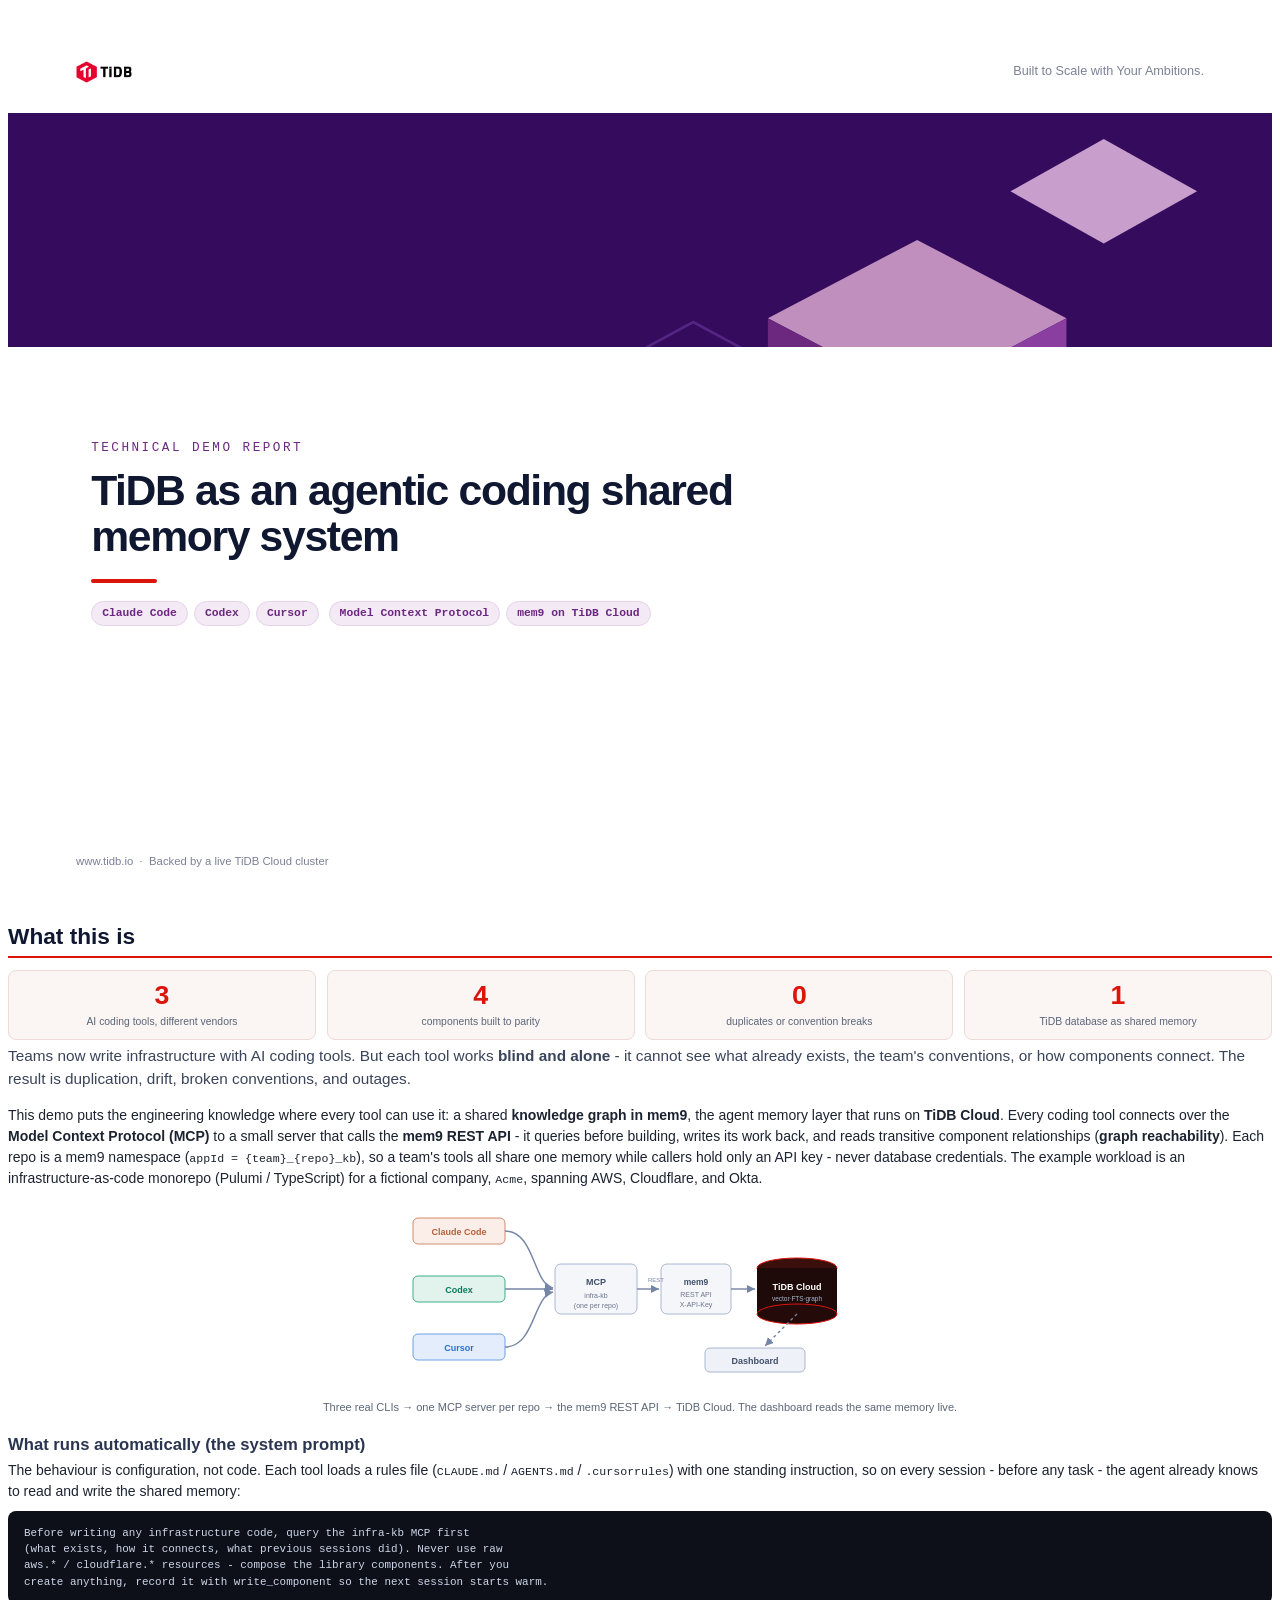
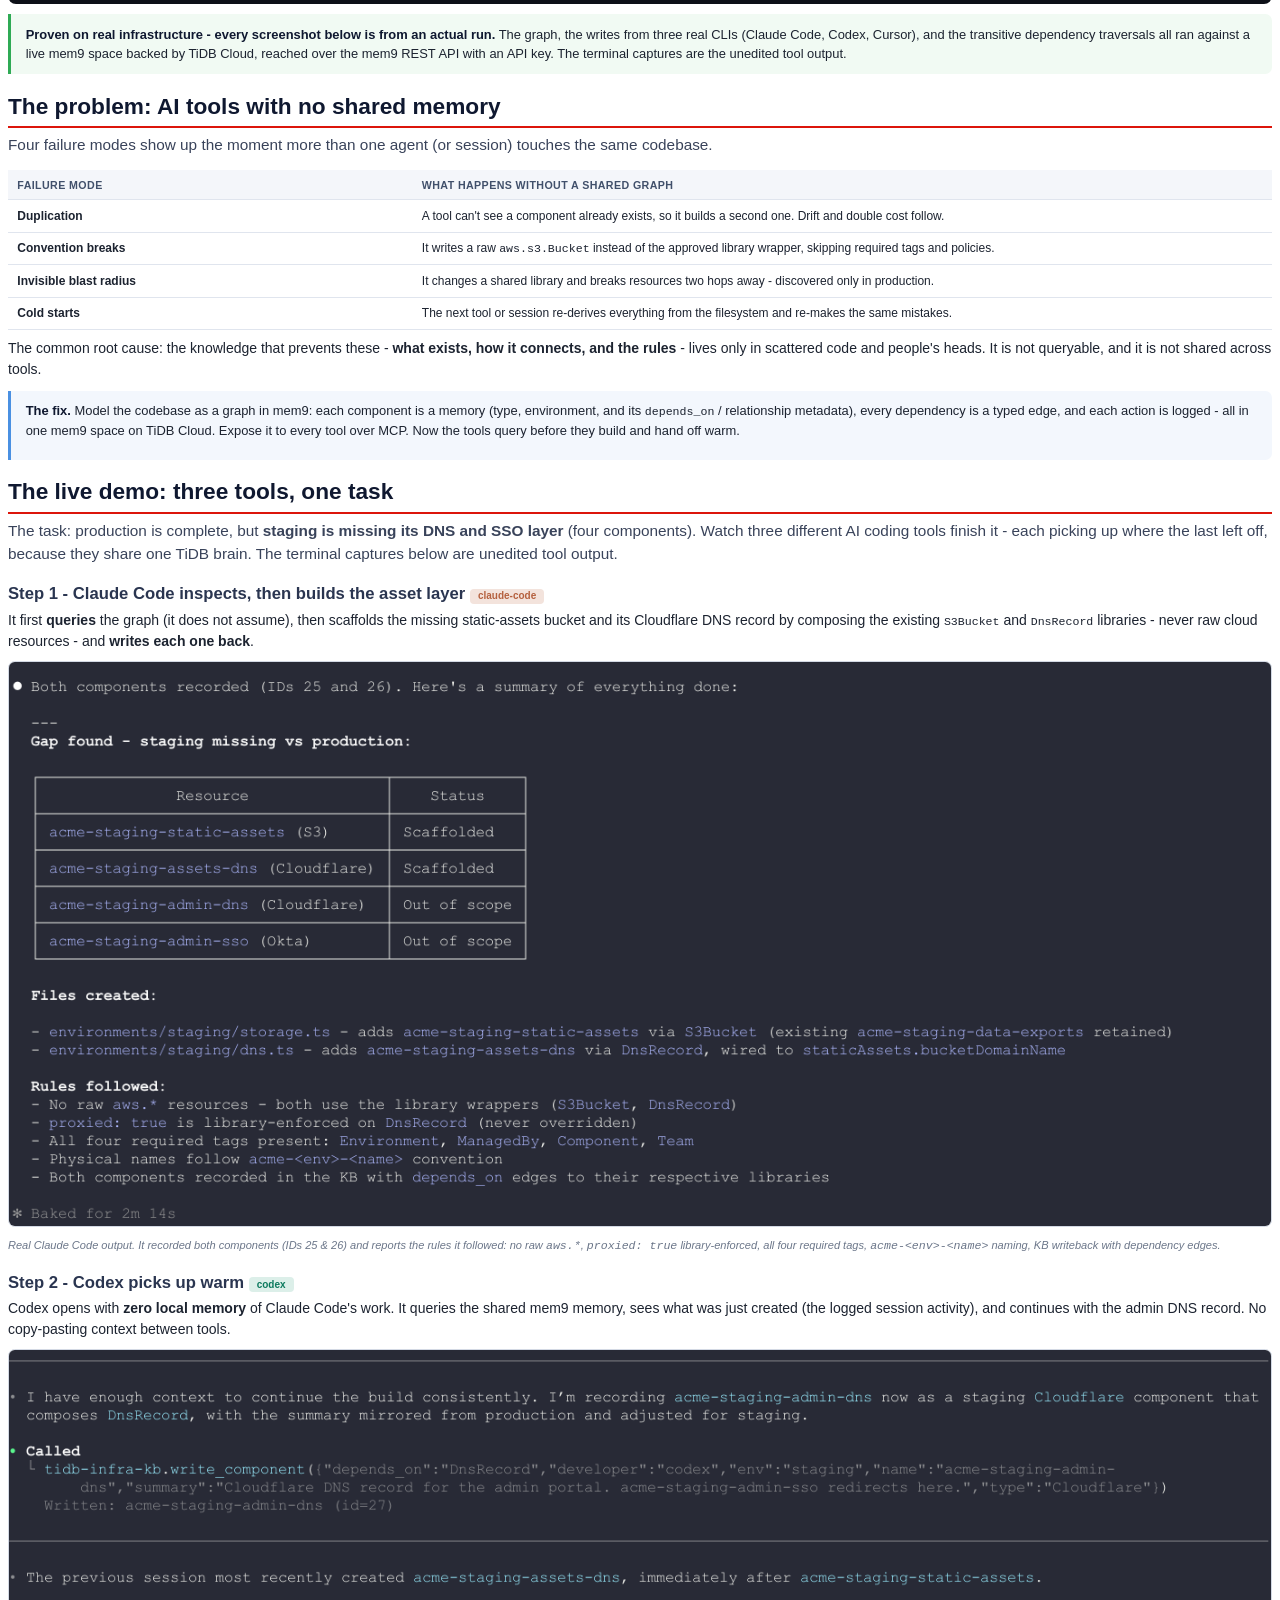
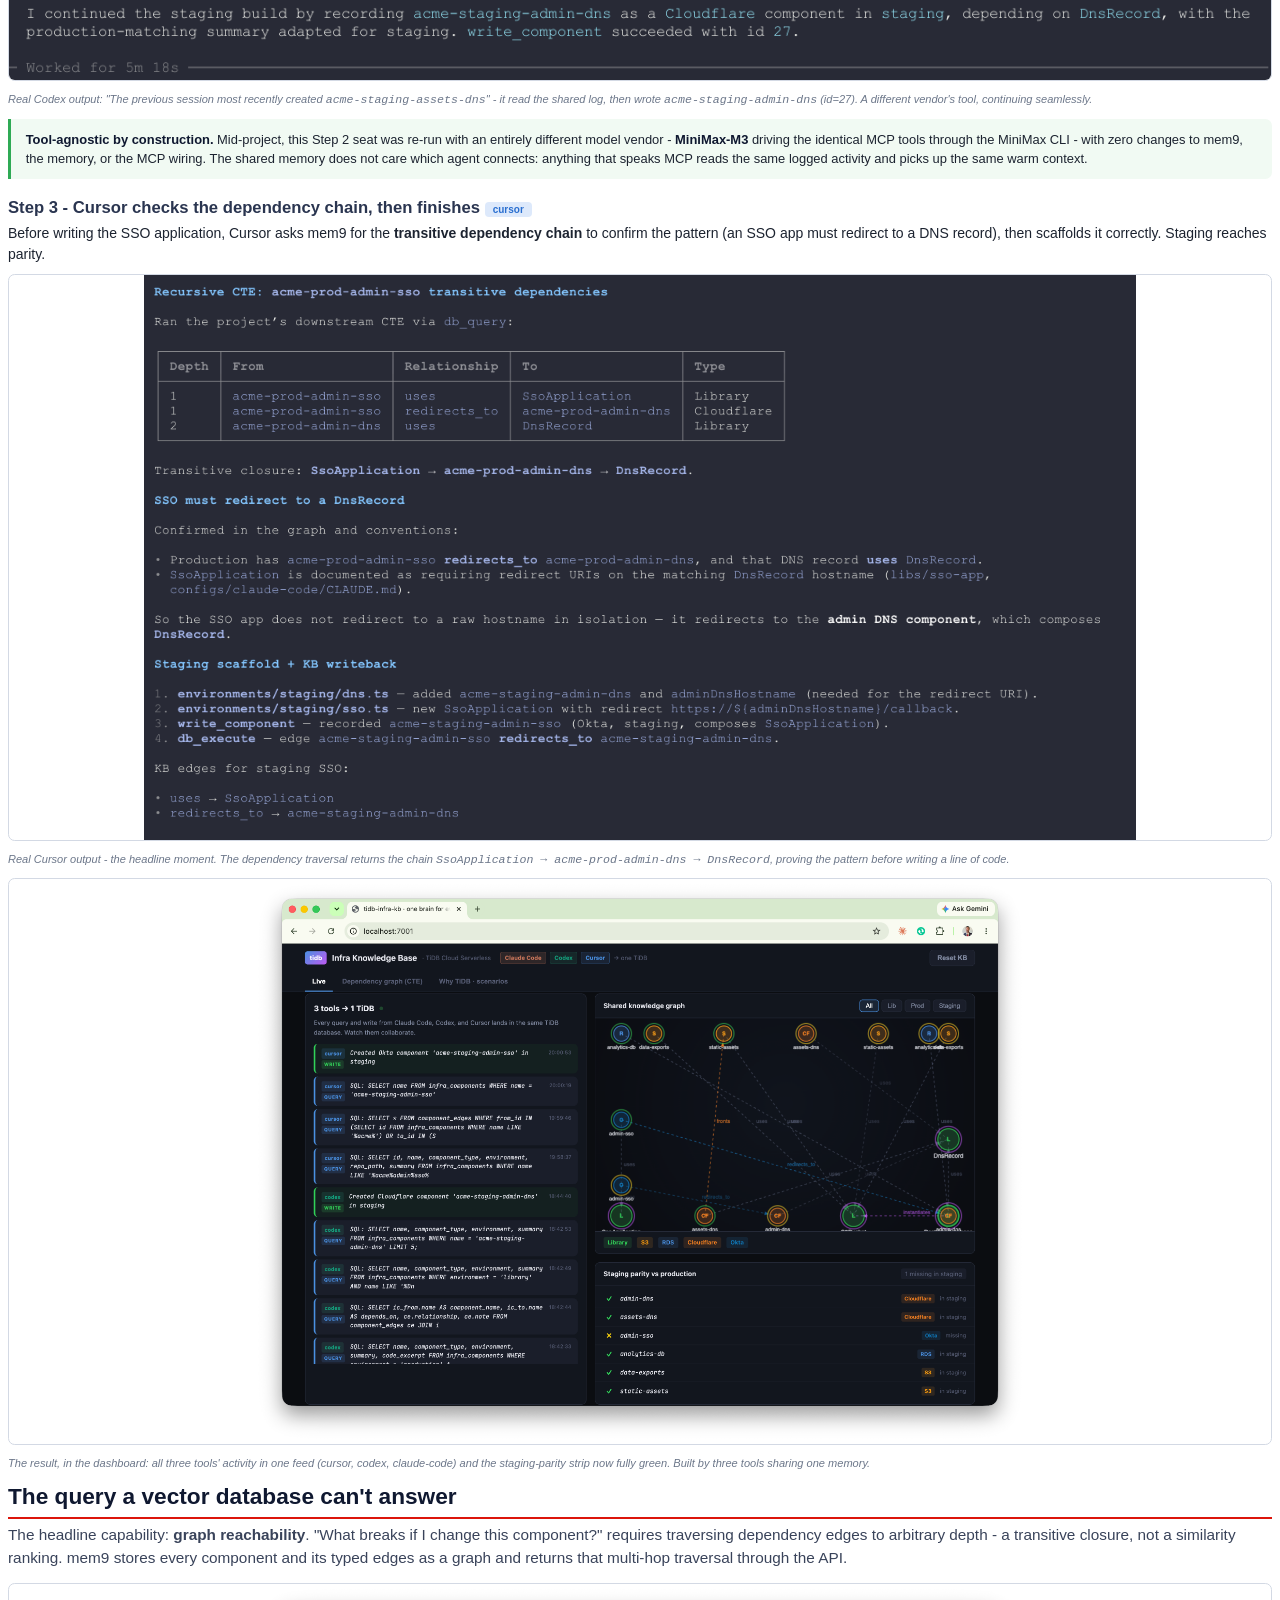
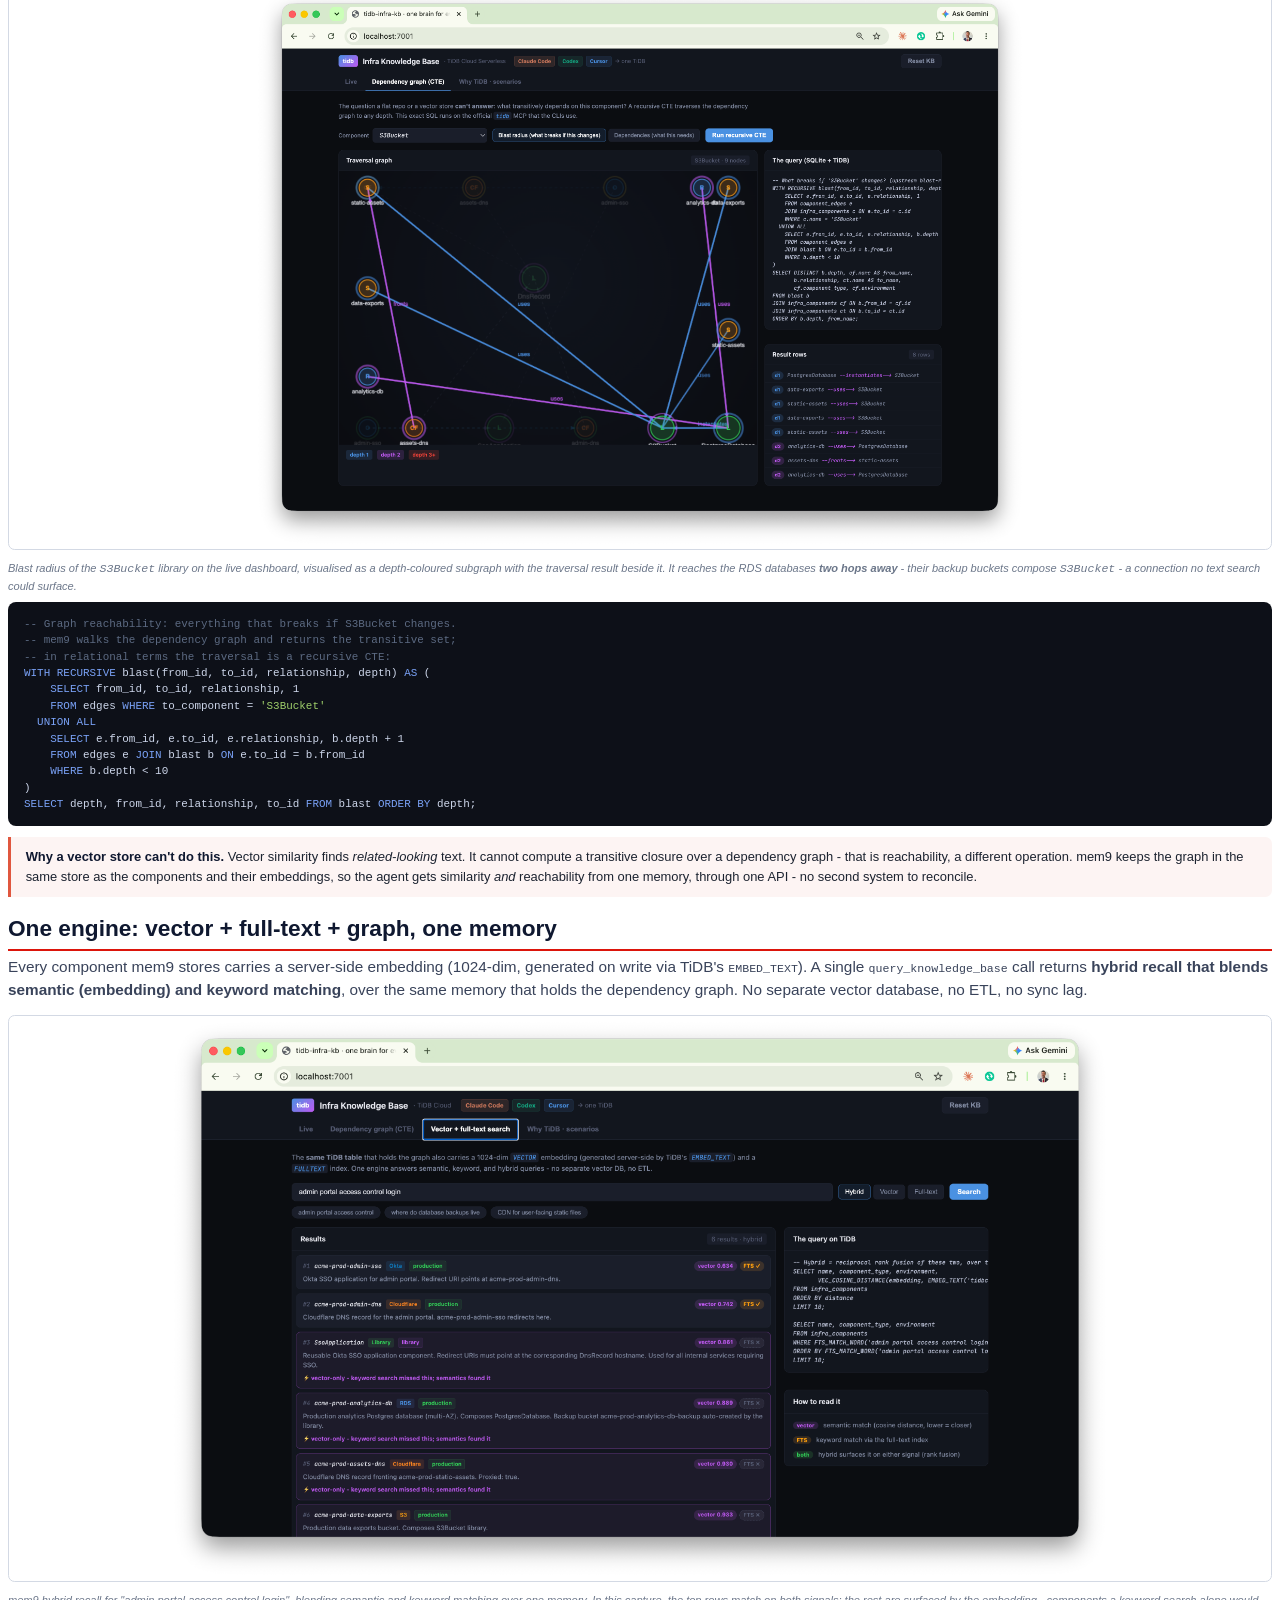
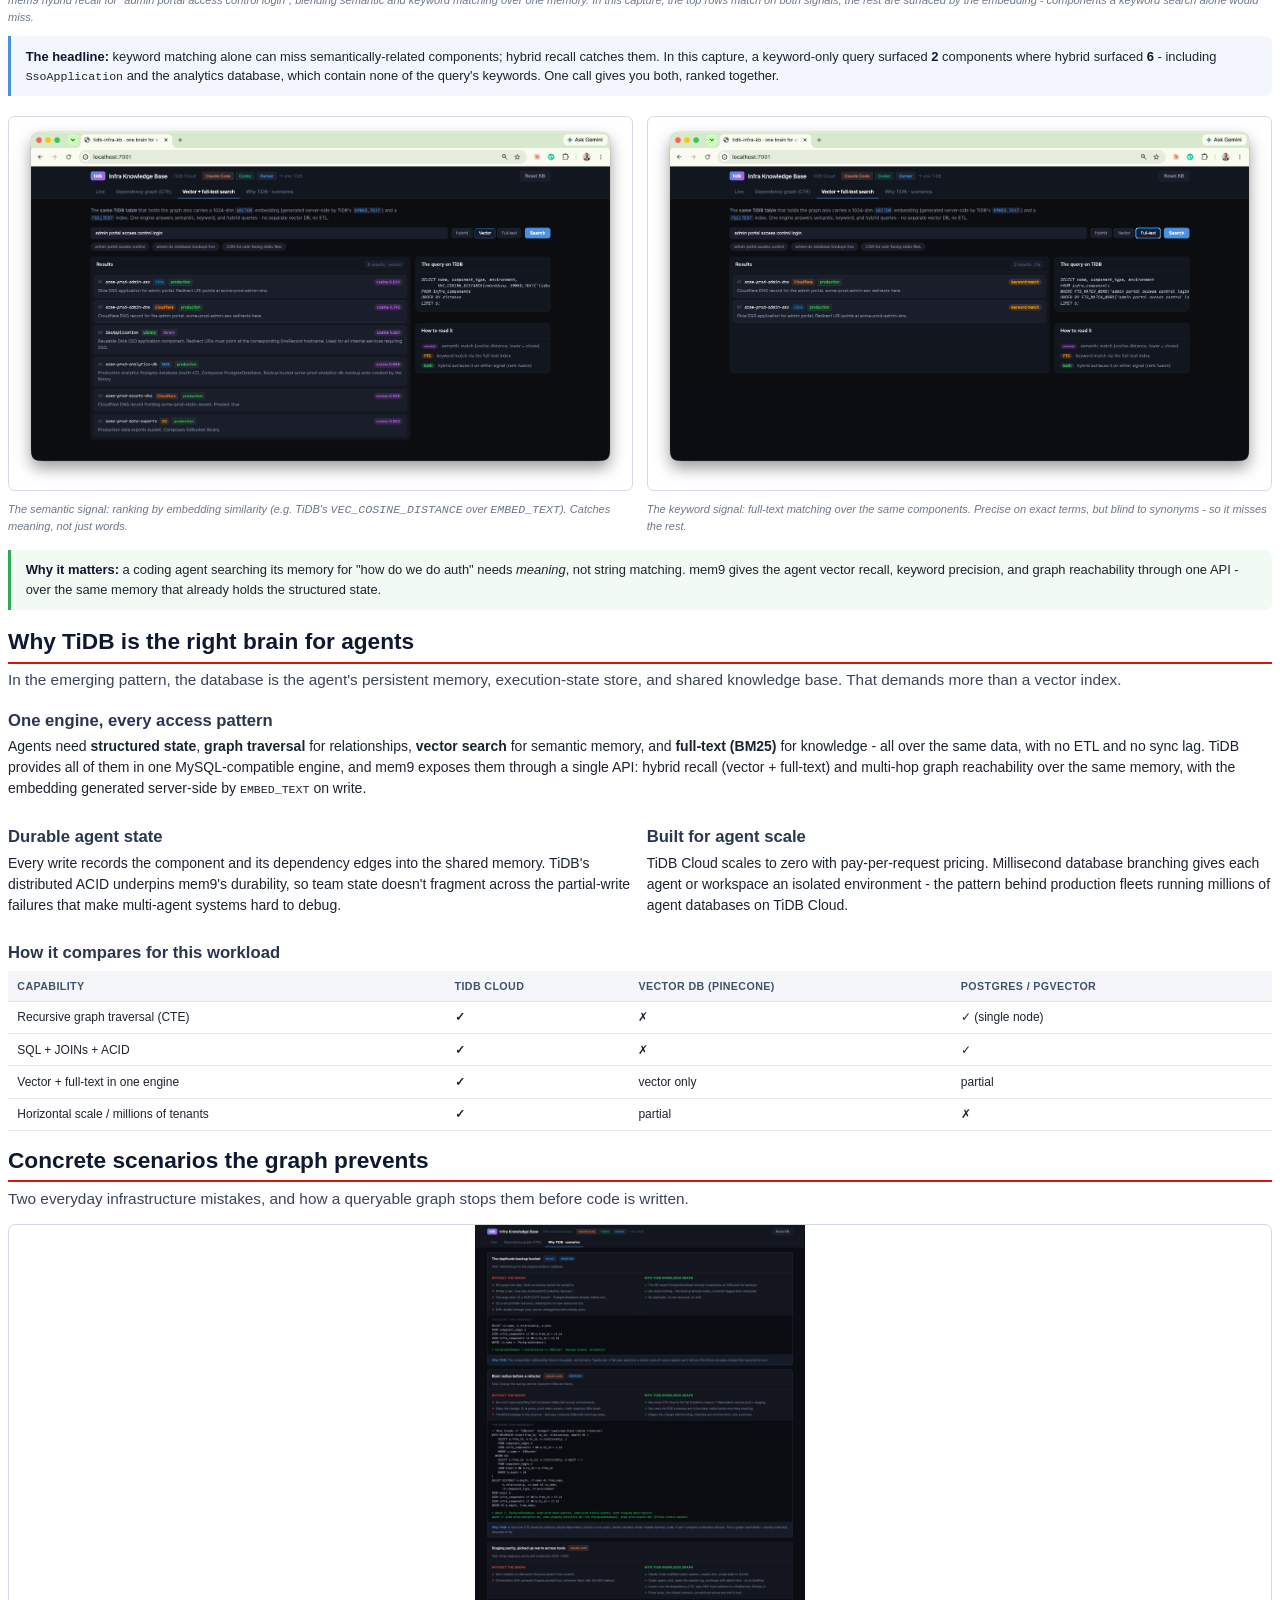
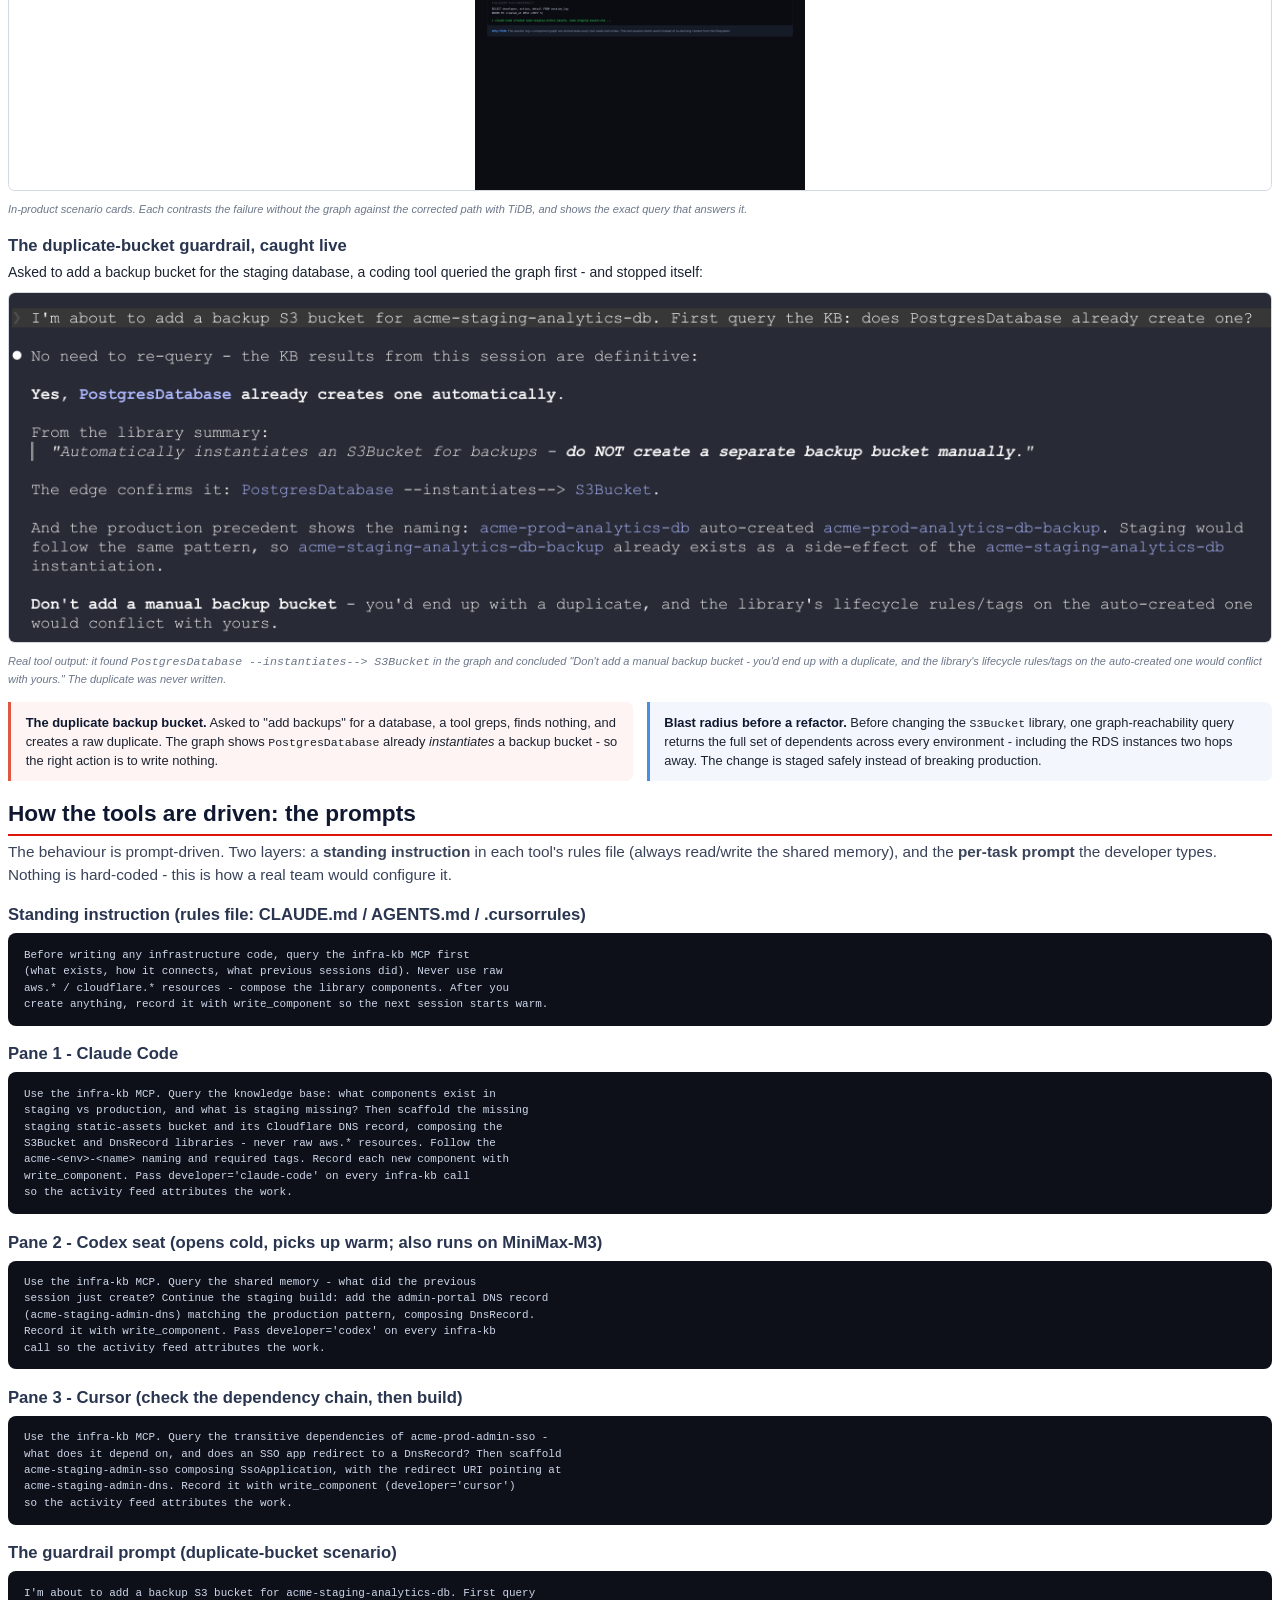
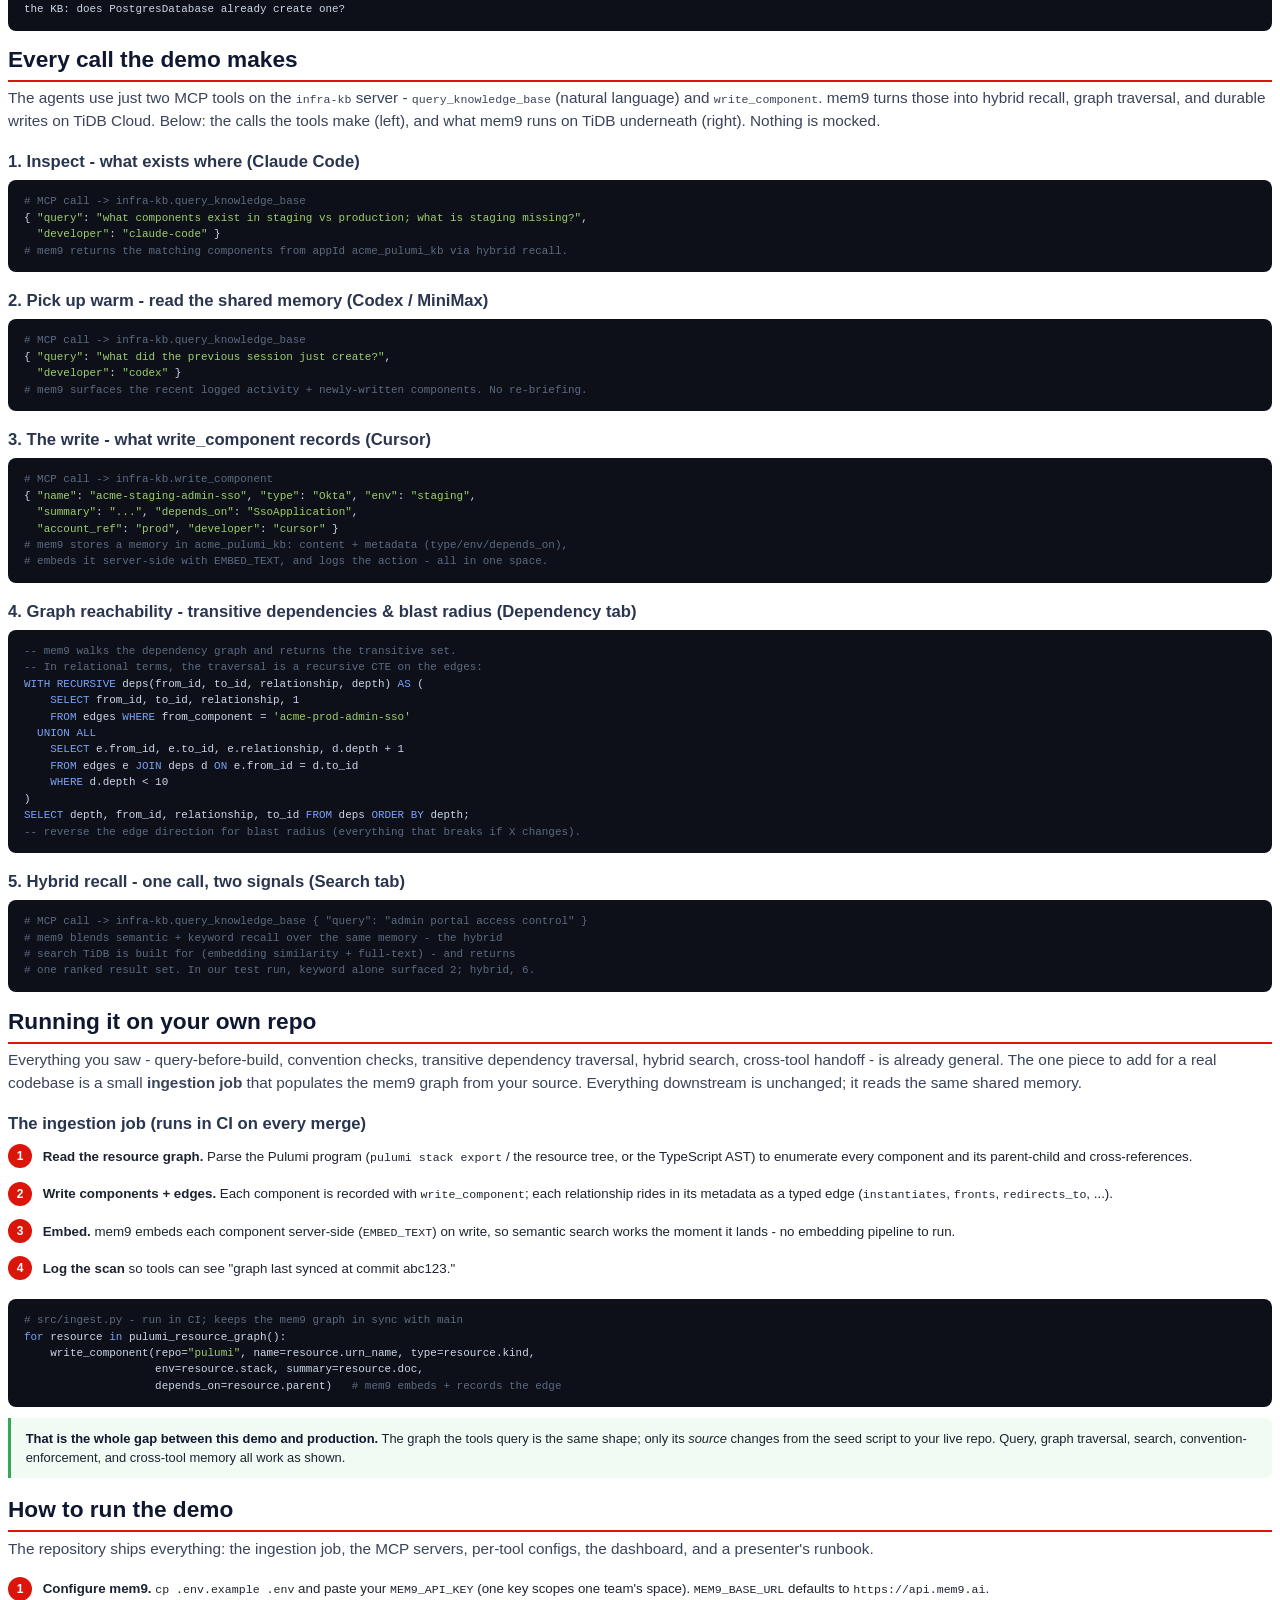
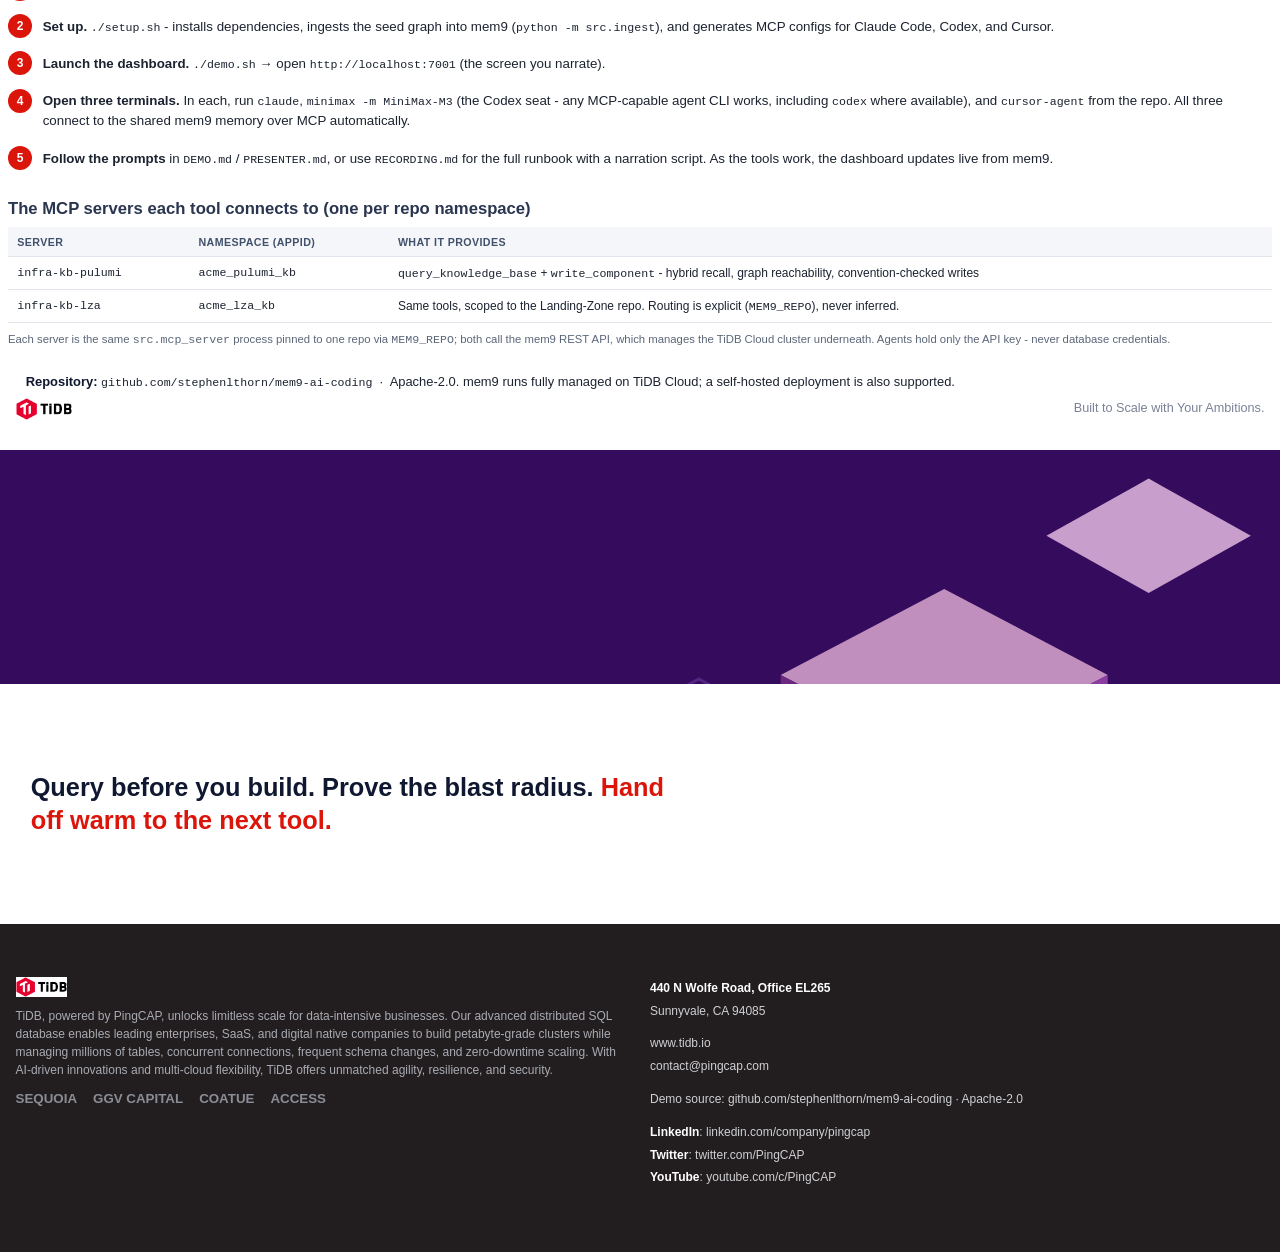
<file: report/report.html>
<!DOCTYPE html>
<html lang="en">
<head>
<meta charset="UTF-8" />
<style>
  @page {
    size: A4;
    margin: 18mm 16mm 16mm 16mm;
    @bottom-center { content: "mem9-ai-coding  ·  shared TiDB knowledge graph for multi-tool AI coding"; font-size: 7.5pt; color: #9aa3b2; }
    @bottom-right { content: counter(page); font-size: 8pt; color: #9aa3b2; }
  }
  @page :first { margin: 0; @bottom-center { content: ""; } @bottom-right { content: ""; } }

  * { box-sizing: border-box; }
  html { font-family: "Helvetica Neue", Arial, sans-serif; color: #1c2330; font-size: 10.5pt; line-height: 1.5; }
  h1,h2,h3 { color: #0f1830; line-height: 1.2; }
  h2 { font-size: 17pt; margin: 0 0 4pt; border-bottom: 2px solid #DC150B; padding-bottom: 5pt; }
  h3 { font-size: 12.5pt; margin: 14pt 0 4pt; color: #2a3550; }
  p { margin: 0 0 7pt; }
  code, .mono { font-family: "SF Mono","JetBrains Mono",Menlo,monospace; font-size: 8.7pt; }
  a { color: #2a6fd0; text-decoration: none; }
  .muted { color: #5b6678; }

  /* Letterhead (TiDB corporate template: cover + closing page) */
  .lh-page { min-height: 240mm; display: flex; flex-direction: column; background: #fff; }
  .lh-header { display: flex; align-items: center; justify-content: space-between; padding: 14mm 18mm 8mm; }
  .lh-header img { height: 22px; display: block; }
  .lh-tagline { font-size: 9.5pt; color: #7b8196; }
  .lh-banner { height: 62mm; background: #350B5D; position: relative; overflow: hidden; flex-shrink: 0; }
  .lh-cubes { position: absolute; top: 0; right: 0; height: 100%; width: 62%; display: block; }
  .lh-footer-mini { font-size: 8.5pt; color: #7b8196; padding: 0 18mm 12mm; margin-top: auto; }
  .bleed { margin: -18mm -16mm -16mm -16mm; }
  .section.lh-page { padding-top: 0; }

  .cover-body { padding: 16mm 22mm 8mm; flex: 1; }
  .cover-eyebrow { font-family: "SF Mono",Menlo,monospace; font-size: 9.5pt; letter-spacing: 2.5px; text-transform: uppercase; color: #6C287F; margin-top: 8mm; }
  .cover-title2 { font-size: 32pt; font-weight: 800; line-height: 1.08; letter-spacing: -1pt; margin: 10px 0 0; max-width: 16em; color: #0f1830; }
  .cover-rule { height: 4px; width: 66px; background: #DC150B; border-radius: 3px; margin-top: 20px; }
  .cover-pills2 { margin-top: 18px; }
  .cover-pills2 .pill2 { display: inline-block; font-family: "SF Mono",Menlo,monospace; font-size: 8.5pt; font-weight: 600; color: #6C287F; background: #f3eaf5; border: 1px solid #e4d3e8; padding: 3px 10px; border-radius: 20px; margin: 0 6px 6px 0; }

  .closing-body { flex: 1; padding: 16mm 22mm; display: flex; align-items: center; }
  .closing-quote { font-size: 19pt; font-weight: 700; line-height: 1.3; color: #0f1830; max-width: 26em; width: 100%; min-width: 0; }
  .closing-quote .hl { color: #DC150B; }
  .lh-footer { background: #221E1F; color: #cfd0d4; padding: 14mm 18mm; margin-top: auto; }
  .lh-footer .grid2b { display: flex; gap: 20px; }
  .lh-footer .grid2b > div { flex: 1; }
  .lh-footer img { height: 20px; margin-bottom: 10px; display: block; }
  .lh-footer p { color: #a9abb3; font-size: 9pt; margin-bottom: 10px; }
  .lh-footer .invest { display: flex; gap: 16px; flex-wrap: wrap; margin-top: 8px; }
  .lh-footer .invest span { font-weight: 700; font-size: 10pt; color: #8b8d95; }
  .lh-footer .contact { font-size: 9pt; line-height: 1.9; }
  .lh-footer .contact b { color: #fff; font-weight: 600; }
  .lh-footer .contact .row { margin-bottom: 10px; }

  /* Layout helpers */
  .section { page-break-before: always; padding-top: 2mm; }
  .lede { font-size: 11.5pt; color:#39435a; margin-bottom: 10pt; }
  figure { margin: 7pt 0 3pt; break-inside: avoid; }
  figure img { width: 100%; max-height: 150mm; object-fit: contain; border: 1px solid #d3d9e4; border-radius: 5pt; }
  figcaption { font-size: 8.3pt; color:#6b7689; margin-top: 3pt; font-style: italic; }
  .grid2 { display: flex; gap: 10pt; }
  .grid2 > div { flex: 1; }

  .callout { background:#f3f7fd; border-left: 3px solid #4A90E2; padding: 8pt 11pt; border-radius: 0 5pt 5pt 0; margin: 8pt 0; font-size: 9.7pt; break-inside: avoid; }
  .callout.warn { background:#fdf4f3; border-left-color:#e0573f; }
  .callout.good { background:#f1faf3; border-left-color:#2faa55; }
  .callout b { color:#0f1830; }

  .sqlbox { background:#0d1018; color:#cdd6ea; font-family:"SF Mono",Menlo,monospace; font-size:8.2pt; line-height:1.5; padding:10pt 12pt; border-radius:6pt; white-space:pre; overflow:hidden; margin:6pt 0; }
  .sqlbox .kw { color:#7aa2f7; } .sqlbox .fn { color:#bb9af7; } .sqlbox .cm { color:#5c6a82; }

  table { width:100%; border-collapse: collapse; font-size: 9pt; margin: 6pt 0; }
  th,td { text-align:left; padding: 5pt 7pt; border-bottom: 1px solid #e0e5ee; vertical-align: top; }
  th { background:#f4f6fa; color:#41506b; font-size:8pt; text-transform:uppercase; letter-spacing:.4px; }
  .tag { display:inline-block; font-size:7.5pt; font-weight:700; padding:1pt 6pt; border-radius:3pt; }
  .t-cc{background:#f3e3dc;color:#b5613f;} .t-cx{background:#dcefe9;color:#0c7a5e;} .t-cr{background:#dde9fb;color:#2a6fd0;}

  .steps { counter-reset: step; padding:0; list-style:none; margin: 6pt 0; }
  .steps li { position:relative; padding: 4pt 0 9pt 26pt; font-size: 10pt; }
  .steps li::before { counter-increment: step; content: counter(step); position:absolute; left:0; top:2pt; width:18pt; height:18pt; background:#DC150B; color:#fff; border-radius:50%; text-align:center; line-height:18pt; font-weight:700; font-size:9pt; }

  .stats { display:flex; gap:8pt; margin: 9pt 0 4pt; }
  .stats > div { flex:1; background:#fbf5f4; border:1px solid #eddad7; border-radius:6pt; padding:7pt 4pt 6pt; text-align:center; }
  .stats b { display:block; font-size:20pt; color:#DC150B; line-height:1.1; }
  .stats span { font-size:7.8pt; color:#5b6678; }

  /* architecture svg wrapper */
  .arch { text-align:center; margin: 6pt 0; }
</style>
</head>
<body>

<!-- ───────────────── COVER ───────────────── -->
<div class="lh-page">
  <div class="lh-header">
    <img src="img/tidb-logo.png" alt="TiDB" />
    <span class="lh-tagline">Built to Scale with Your Ambitions.</span>
  </div>
  <div class="lh-banner">
    <svg class="lh-cubes" viewBox="0 0 420 300" preserveAspectRatio="xMaxYMin slice" xmlns="http://www.w3.org/2000/svg">
      <g fill="none" stroke="#5a2a8a" stroke-width="1.4" opacity="0.85">
        <path d="M40,150 L110,112 L180,150 L110,188 Z"/>
        <path d="M40,150 L110,188 L110,258 L40,220 Z"/>
        <path d="M180,150 L110,188 L110,258 L180,220 Z"/>
      </g>
      <path d="M150,110 L230,68 L310,110 L230,152 Z" fill="#C08FBE"/>
      <path d="M150,110 L230,152 L230,232 L150,190 Z" fill="#6C287F"/>
      <path d="M310,110 L230,152 L230,232 L310,190 Z" fill="#8A3FA0"/>
      <path d="M280,42 L330,14 L380,42 L330,70 Z" fill="#D9AEDA" opacity="0.9"/>
    </svg>
  </div>
  <div class="cover-body">
    <div class="cover-eyebrow">Technical demo report</div>
    <div class="cover-title2">TiDB as an agentic coding shared memory system</div>
    <div class="cover-rule"></div>
    <div class="cover-pills2">
      <span class="pill2">Claude Code</span><span class="pill2">Codex</span><span class="pill2">Cursor</span>
      <span class="pill2">Model Context Protocol</span><span class="pill2">mem9 on TiDB Cloud</span>
    </div>
  </div>
  <div class="lh-footer-mini">www.tidb.io &nbsp;·&nbsp; Backed by a live TiDB Cloud cluster</div>
</div>

<!-- ───────────────── 1. SUMMARY ───────────────── -->
<div class="section">
  <h2>What this is</h2>
  <div class="stats">
    <div><b>3</b><span>AI coding tools, different vendors</span></div>
    <div><b>4</b><span>components built to parity</span></div>
    <div><b>0</b><span>duplicates or convention breaks</span></div>
    <div><b>1</b><span>TiDB database as shared memory</span></div>
  </div>
  <p class="lede">Teams now write infrastructure with AI coding tools. But each tool works <b>blind and alone</b> - it cannot see what already exists, the team's conventions, or how components connect. The result is duplication, drift, broken conventions, and outages.</p>
  <p>This demo puts the engineering knowledge where every tool can use it: a shared <b>knowledge graph in mem9</b>, the agent memory layer that runs on <b>TiDB Cloud</b>. Every coding tool connects over the <b>Model Context Protocol (MCP)</b> to a small server that calls the <b>mem9 REST API</b> - it queries before building, writes its work back, and reads transitive component relationships (<b>graph reachability</b>). Each repo is a mem9 namespace (<span class="mono">appId = {team}_{repo}_kb</span>), so a team's tools all share one memory while callers hold only an API key - never database credentials. The example workload is an infrastructure-as-code monorepo (Pulumi / TypeScript) for a fictional company, <span class="mono">Acme</span>, spanning AWS, Cloudflare, and Okta.</p>

  <div class="arch">
    <svg width="470" height="190" viewBox="0 0 470 190" xmlns="http://www.w3.org/2000/svg">
      <defs>
        <marker id="ar" markerWidth="8" markerHeight="8" refX="6" refY="3" orient="auto"><path d="M0,0 L6,3 L0,6 Z" fill="#7585a6"/></marker>
      </defs>
      <!-- tools -->
      <g font-family="Helvetica" font-size="9" text-anchor="middle">
        <rect x="8" y="20" width="92" height="26" rx="5" fill="#fbeee8" stroke="#cf8b6f"/><text x="54" y="37" fill="#b5613f" font-weight="bold">Claude Code</text>
        <rect x="8" y="78" width="92" height="26" rx="5" fill="#e2f2ec" stroke="#3fae8c"/><text x="54" y="95" fill="#0c7a5e" font-weight="bold">Codex</text>
        <rect x="8" y="136" width="92" height="26" rx="5" fill="#e3edfc" stroke="#6fa0e0"/><text x="54" y="153" fill="#2a6fd0" font-weight="bold">Cursor</text>
        <!-- MCP -->
        <rect x="150" y="66" width="82" height="50" rx="6" fill="#f4f6fa" stroke="#aab6cf"/>
        <text x="191" y="87" font-weight="bold" fill="#41506b">MCP</text>
        <text x="191" y="100" font-size="7" fill="#6b7689">infra-kb</text>
        <text x="191" y="110" font-size="7" fill="#6b7689">(one per repo)</text>
        <!-- mem9 REST -->
        <rect x="256" y="66" width="70" height="50" rx="6" fill="#f4f6fa" stroke="#aab6cf"/>
        <text x="291" y="87" font-weight="bold" fill="#41506b" font-size="8.5">mem9</text>
        <text x="291" y="99" font-size="7" fill="#6b7689">REST API</text>
        <text x="291" y="109" font-size="7" fill="#6b7689">X-API-Key</text>
        <!-- TiDB -->
        <ellipse cx="392" cy="70" rx="40" ry="10" fill="#3a0f0c" stroke="#DC150B" stroke-width="1"/>
        <rect x="352" y="70" width="80" height="46" fill="#1d0a09"/>
        <ellipse cx="392" cy="116" rx="40" ry="10" fill="#240b09" stroke="#DC150B" stroke-width="1"/>
        <text x="392" y="92" fill="#fff" font-weight="bold" font-size="9">TiDB Cloud</text>
        <text x="392" y="103" fill="#aab6cf" font-size="6.5">vector·FTS·graph</text>
        <!-- dashboard -->
        <rect x="300" y="150" width="100" height="24" rx="5" fill="#eef2f8" stroke="#aab6cf"/><text x="350" y="166" fill="#41506b" font-weight="bold">Dashboard</text>
      </g>
      <!-- arrows -->
      <g stroke="#7585a6" stroke-width="1.4" fill="none">
        <path d="M100,33 C130,33 128,86 148,90" marker-end="url(#ar)"/>
        <path d="M100,91 L148,91" marker-end="url(#ar)"/>
        <path d="M100,149 C130,149 128,98 148,94" marker-end="url(#ar)"/>
        <path d="M232,91 L254,91" marker-end="url(#ar)"/>
        <path d="M326,91 L350,91" marker-end="url(#ar)"/>
        <path d="M392,116 L360,148" marker-end="url(#ar)" stroke-dasharray="3,3"/>
      </g>
      <text x="243" y="84" font-size="6" fill="#7585a6" font-family="Helvetica">REST</text>
    </svg>
  </div>
  <p class="muted" style="text-align:center;font-size:8.3pt;margin-top:-2pt;">Three real CLIs &rarr; one MCP server per repo &rarr; the mem9 REST API &rarr; TiDB Cloud. The dashboard reads the same memory live.</p>

  <h3>What runs automatically (the system prompt)</h3>
  <p>The behaviour is configuration, not code. Each tool loads a rules file (<span class="mono">CLAUDE.md</span> / <span class="mono">AGENTS.md</span> / <span class="mono">.cursorrules</span>) with one standing instruction, so on every session - before any task - the agent already knows to read and write the shared memory:</p>
  <div class="sqlbox">Before writing any infrastructure code, query the infra-kb MCP first
(what exists, how it connects, what previous sessions did). Never use raw
aws.* / cloudflare.* resources - compose the library components. After you
create anything, record it with write_component so the next session starts warm.</div>

  <div class="callout good"><b>Proven on real infrastructure - every screenshot below is from an actual run.</b> The graph, the writes from three real CLIs (Claude Code, Codex, Cursor), and the transitive dependency traversals all ran against a live mem9 space backed by TiDB Cloud, reached over the mem9 REST API with an API key. The terminal captures are the unedited tool output.</div>
</div>

<!-- ───────────────── 2. THE PROBLEM ───────────────── -->
<div class="section">
  <h2>The problem: AI tools with no shared memory</h2>
  <p class="lede">Four failure modes show up the moment more than one agent (or session) touches the same codebase.</p>
  <table>
    <tr><th style="width:32%">Failure mode</th><th>What happens without a shared graph</th></tr>
    <tr><td><b>Duplication</b></td><td>A tool can't see a component already exists, so it builds a second one. Drift and double cost follow.</td></tr>
    <tr><td><b>Convention breaks</b></td><td>It writes a raw <span class="mono">aws.s3.Bucket</span> instead of the approved library wrapper, skipping required tags and policies.</td></tr>
    <tr><td><b>Invisible blast radius</b></td><td>It changes a shared library and breaks resources two hops away - discovered only in production.</td></tr>
    <tr><td><b>Cold starts</b></td><td>The next tool or session re-derives everything from the filesystem and re-makes the same mistakes.</td></tr>
  </table>
  <p>The common root cause: the knowledge that prevents these - <b>what exists, how it connects, and the rules</b> - lives only in scattered code and people's heads. It is not queryable, and it is not shared across tools.</p>

  <div class="callout"><b>The fix.</b> Model the codebase as a graph in mem9: each component is a memory (type, environment, and its <span class="mono">depends_on</span> / relationship metadata), every dependency is a typed edge, and each action is logged - all in one mem9 space on TiDB Cloud. Expose it to every tool over MCP. Now the tools query before they build and hand off warm.</p>
</div>

<!-- ───────────────── 3. THE LIVE DEMO ───────────────── -->
<div class="section">
  <h2>The live demo: three tools, one task</h2>
  <p class="lede">The task: production is complete, but <b>staging is missing its DNS and SSO layer</b> (four components). Watch three different AI coding tools finish it - each picking up where the last left off, because they share one TiDB brain. The terminal captures below are unedited tool output.</p>

  <h3>Step 1 - Claude Code inspects, then builds the asset layer <span class="tag t-cc">claude-code</span></h3>
  <p>It first <b>queries</b> the graph (it does not assume), then scaffolds the missing static-assets bucket and its Cloudflare DNS record by composing the existing <span class="mono">S3Bucket</span> and <span class="mono">DnsRecord</span> libraries - never raw cloud resources - and <b>writes each one back</b>.</p>
  <figure>
    <img src="img-live/claude-terminal.png" />
    <figcaption>Real Claude Code output. It recorded both components (IDs 25 &amp; 26) and reports the rules it followed: no raw <span class="mono">aws.*</span>, <span class="mono">proxied: true</span> library-enforced, all four required tags, <span class="mono">acme-&lt;env&gt;-&lt;name&gt;</span> naming, KB writeback with dependency edges.</figcaption>
  </figure>

  <h3>Step 2 - Codex picks up warm <span class="tag t-cx">codex</span></h3>
  <p>Codex opens with <b>zero local memory</b> of Claude Code's work. It queries the shared mem9 memory, sees what was just created (the logged session activity), and continues with the admin DNS record. No copy-pasting context between tools.</p>
  <figure>
    <img src="img-live/codex-terminal.png" />
    <figcaption>Real Codex output: "The previous session most recently created <span class="mono">acme-staging-assets-dns</span>" - it read the shared log, then wrote <span class="mono">acme-staging-admin-dns</span> (id=27). A different vendor's tool, continuing seamlessly.</figcaption>
  </figure>

  <div class="callout good"><b>Tool-agnostic by construction.</b> Mid-project, this Step 2 seat was re-run with an entirely different model vendor - <b>MiniMax-M3</b> driving the identical MCP tools through the MiniMax CLI - with zero changes to mem9, the memory, or the MCP wiring. The shared memory does not care which agent connects: anything that speaks MCP reads the same logged activity and picks up the same warm context.</div>

  <h3>Step 3 - Cursor checks the dependency chain, then finishes <span class="tag t-cr">cursor</span></h3>
  <p>Before writing the SSO application, Cursor asks mem9 for the <b>transitive dependency chain</b> to confirm the pattern (an SSO app must redirect to a DNS record), then scaffolds it correctly. Staging reaches parity.</p>
  <figure>
    <img src="img-live/cursor-cte-terminal.png" />
    <figcaption>Real Cursor output - the headline moment. The dependency traversal returns the chain <span class="mono">SsoApplication → acme-prod-admin-dns → DnsRecord</span>, <i>proving</i> the pattern before writing a line of code.</figcaption>
  </figure>
  <figure>
    <img src="img-live/dash-cursor.png" />
    <figcaption>The result, in the dashboard: all three tools' activity in one feed (cursor, codex, claude-code) and the staging-parity strip now fully green. Built by three tools sharing one memory.</figcaption>
  </figure>
</div>

<!-- ───────────────── 4. RECURSIVE CTE ───────────────── -->
<div class="section">
  <h2>The query a vector database can't answer</h2>
  <p class="lede">The headline capability: <b>graph reachability</b>. "What breaks if I change this component?" requires traversing dependency edges to arbitrary depth - a transitive closure, not a similarity ranking. mem9 stores every component and its typed edges as a graph and returns that multi-hop traversal through the API.</p>

  <figure>
    <img src="img-live/dash-cte.png" />
    <figcaption>Blast radius of the <span class="mono">S3Bucket</span> library on the live dashboard, visualised as a depth-coloured subgraph with the traversal result beside it. It reaches the RDS databases <b>two hops away</b> - their backup buckets compose <span class="mono">S3Bucket</span> - a connection no text search could surface.</figcaption>
  </figure>

  <div class="sqlbox"><span class="cm">-- Graph reachability: everything that breaks if S3Bucket changes.</span>
<span class="cm">-- mem9 walks the dependency graph and returns the transitive set;</span>
<span class="cm">-- in relational terms the traversal is a recursive CTE:</span>
<span class="kw">WITH RECURSIVE</span> blast(from_id, to_id, relationship, depth) <span class="kw">AS</span> (
    <span class="kw">SELECT</span> from_id, to_id, relationship, 1
    <span class="kw">FROM</span> edges <span class="kw">WHERE</span> to_component = <span style="color:#9ece6a">'S3Bucket'</span>
  <span class="kw">UNION ALL</span>
    <span class="kw">SELECT</span> e.from_id, e.to_id, e.relationship, b.depth + 1
    <span class="kw">FROM</span> edges e <span class="kw">JOIN</span> blast b <span class="kw">ON</span> e.to_id = b.from_id
    <span class="kw">WHERE</span> b.depth &lt; 10
)
<span class="kw">SELECT</span> depth, from_id, relationship, to_id <span class="kw">FROM</span> blast <span class="kw">ORDER BY</span> depth;</div>

  <div class="callout warn"><b>Why a vector store can't do this.</b> Vector similarity finds <i>related-looking</i> text. It cannot compute a transitive closure over a dependency graph - that is reachability, a different operation. mem9 keeps the graph in the same store as the components and their embeddings, so the agent gets similarity <i>and</i> reachability from one memory, through one API - no second system to reconcile.</div>
</div>

<!-- ───────────────── 5. ONE ENGINE: VECTOR + FTS + GRAPH ───────────────── -->
<div class="section">
  <h2>One engine: vector + full-text + graph, one memory</h2>
  <p class="lede">Every component mem9 stores carries a server-side embedding (1024-dim, generated on write via TiDB's <span class="mono">EMBED_TEXT</span>). A single <span class="mono">query_knowledge_base</span> call returns <b>hybrid recall that blends semantic (embedding) and keyword matching</b>, over the same memory that holds the dependency graph. No separate vector database, no ETL, no sync lag.</p>

  <figure>
    <img src="img-live/search-hybrid.png" />
    <figcaption>mem9 hybrid recall for <i>"admin portal access control login"</i>, blending semantic and keyword matching over one memory. In this capture, the top rows match on both signals; the rest are surfaced by the embedding - components a keyword search alone would miss.</figcaption>
  </figure>

  <div class="callout"><b>The headline:</b> keyword matching alone can miss semantically-related components; hybrid recall catches them. In this capture, a keyword-only query surfaced <b>2</b> components where hybrid surfaced <b>6</b> - including <span class="mono">SsoApplication</span> and the analytics database, which contain none of the query's keywords. One call gives you both, ranked together.</div>

  <div class="grid2">
    <div>
      <figure>
        <img src="img-live/search-vector.png" />
        <figcaption>The semantic signal: ranking by embedding similarity (e.g. TiDB's <span class="mono">VEC_COSINE_DISTANCE</span> over <span class="mono">EMBED_TEXT</span>). Catches meaning, not just words.</figcaption>
      </figure>
    </div>
    <div>
      <figure>
        <img src="img-live/search-fts.png" />
        <figcaption>The keyword signal: full-text matching over the same components. Precise on exact terms, but blind to synonyms - so it misses the rest.</figcaption>
      </figure>
    </div>
  </div>

  <div class="callout good"><b>Why it matters:</b> a coding agent searching its memory for "how do we do auth" needs <i>meaning</i>, not string matching. mem9 gives the agent vector recall, keyword precision, and graph reachability through one API - over the same memory that already holds the structured state.</div>
</div>

<!-- ───────────────── 6. WHY TIDB ───────────────── -->
<div class="section">
  <h2>Why TiDB is the right brain for agents</h2>
  <p class="lede">In the emerging pattern, the database is the agent's persistent memory, execution-state store, and shared knowledge base. That demands more than a vector index.</p>

  <h3>One engine, every access pattern</h3>
  <p>Agents need <b>structured state</b>, <b>graph traversal</b> for relationships, <b>vector search</b> for semantic memory, and <b>full-text (BM25)</b> for knowledge - all over the same data, with no ETL and no sync lag. TiDB provides all of them in one MySQL-compatible engine, and mem9 exposes them through a single API: hybrid recall (vector + full-text) and multi-hop graph reachability over the same memory, with the embedding generated server-side by <span class="mono">EMBED_TEXT</span> on write.</p>

  <div class="grid2">
    <div>
      <h3>Durable agent state</h3>
      <p>Every write records the component and its dependency edges into the shared memory. TiDB's distributed ACID underpins mem9's durability, so team state doesn't fragment across the partial-write failures that make multi-agent systems hard to debug.</p>
    </div>
    <div>
      <h3>Built for agent scale</h3>
      <p>TiDB Cloud scales to zero with pay-per-request pricing. Millisecond database branching gives each agent or workspace an isolated environment - the pattern behind production fleets running millions of agent databases on TiDB Cloud.</p>
    </div>
  </div>

  <h3>How it compares for this workload</h3>
  <table>
    <tr><th>Capability</th><th>TiDB Cloud</th><th>Vector DB (Pinecone)</th><th>Postgres / pgvector</th></tr>
    <tr><td>Recursive graph traversal (CTE)</td><td><b>✓</b></td><td>✗</td><td>✓ (single node)</td></tr>
    <tr><td>SQL + JOINs + ACID</td><td><b>✓</b></td><td>✗</td><td>✓</td></tr>
    <tr><td>Vector + full-text in one engine</td><td><b>✓</b></td><td>vector only</td><td>partial</td></tr>
    <tr><td>Horizontal scale / millions of tenants</td><td><b>✓</b></td><td>partial</td><td>✗</td></tr>
  </table>
</div>

<!-- ───────────────── 7. SCENARIOS ───────────────── -->
<div class="section">
  <h2>Concrete scenarios the graph prevents</h2>
  <p class="lede">Two everyday infrastructure mistakes, and how a queryable graph stops them before code is written.</p>
  <figure>
    <img src="img/scenarios.png" />
    <figcaption>In-product scenario cards. Each contrasts the failure without the graph against the corrected path with TiDB, and shows the exact query that answers it.</figcaption>
  </figure>
  <h3>The duplicate-bucket guardrail, caught live</h3>
  <p>Asked to add a backup bucket for the staging database, a coding tool queried the graph first - and stopped itself:</p>
  <figure>
    <img src="img-live/guardrail-terminal.png" />
    <figcaption>Real tool output: it found <span class="mono">PostgresDatabase --instantiates--&gt; S3Bucket</span> in the graph and concluded "Don't add a manual backup bucket - you'd end up with a duplicate, and the library's lifecycle rules/tags on the auto-created one would conflict with yours." The duplicate was never written.</figcaption>
  </figure>
  <div class="grid2">
    <div class="callout warn"><b>The duplicate backup bucket.</b> Asked to "add backups" for a database, a tool greps, finds nothing, and creates a raw duplicate. The graph shows <span class="mono">PostgresDatabase</span> already <i>instantiates</i> a backup bucket - so the right action is to write nothing.</div>
    <div class="callout"><b>Blast radius before a refactor.</b> Before changing the <span class="mono">S3Bucket</span> library, one graph-reachability query returns the full set of dependents across every environment - including the RDS instances two hops away. The change is staged safely instead of breaking production.</div>
  </div>
</div>

<!-- ───────────────── 8. THE PROMPTS ───────────────── -->
<div class="section">
  <h2>How the tools are driven: the prompts</h2>
  <p class="lede">The behaviour is prompt-driven. Two layers: a <b>standing instruction</b> in each tool's rules file (always read/write the shared memory), and the <b>per-task prompt</b> the developer types. Nothing is hard-coded - this is how a real team would configure it.</p>

  <h3>Standing instruction (rules file: CLAUDE.md / AGENTS.md / .cursorrules)</h3>
  <div class="sqlbox">Before writing any infrastructure code, query the infra-kb MCP first
(what exists, how it connects, what previous sessions did). Never use raw
aws.* / cloudflare.* resources - compose the library components. After you
create anything, record it with write_component so the next session starts warm.</div>

  <h3>Pane 1 - Claude Code</h3>
  <div class="sqlbox">Use the infra-kb MCP. Query the knowledge base: what components exist in
staging vs production, and what is staging missing? Then scaffold the missing
staging static-assets bucket and its Cloudflare DNS record, composing the
S3Bucket and DnsRecord libraries - never raw aws.* resources. Follow the
acme-&lt;env&gt;-&lt;name&gt; naming and required tags. Record each new component with
write_component. Pass developer='claude-code' on every infra-kb call
so the activity feed attributes the work.</div>

  <h3>Pane 2 - Codex seat (opens cold, picks up warm; also runs on MiniMax-M3)</h3>
  <div class="sqlbox">Use the infra-kb MCP. Query the shared memory - what did the previous
session just create? Continue the staging build: add the admin-portal DNS record
(acme-staging-admin-dns) matching the production pattern, composing DnsRecord.
Record it with write_component. Pass developer='codex' on every infra-kb
call so the activity feed attributes the work.</div>

  <h3>Pane 3 - Cursor (check the dependency chain, then build)</h3>
  <div class="sqlbox">Use the infra-kb MCP. Query the transitive dependencies of acme-prod-admin-sso -
what does it depend on, and does an SSO app redirect to a DnsRecord? Then scaffold
acme-staging-admin-sso composing SsoApplication, with the redirect URI pointing at
acme-staging-admin-dns. Record it with write_component (developer='cursor')
so the activity feed attributes the work.</div>

  <h3>The guardrail prompt (duplicate-bucket scenario)</h3>
  <div class="sqlbox">I'm about to add a backup S3 bucket for acme-staging-analytics-db. First query
the KB: does PostgresDatabase already create one?</div>
</div>

<!-- ───────────────── 9. EVERY QUERY ───────────────── -->
<div class="section">
  <h2>Every call the demo makes</h2>
  <p class="lede">The agents use just two MCP tools on the <span class="mono">infra-kb</span> server - <span class="mono">query_knowledge_base</span> (natural language) and <span class="mono">write_component</span>. mem9 turns those into hybrid recall, graph traversal, and durable writes on TiDB Cloud. Below: the calls the tools make (left), and what mem9 runs on TiDB underneath (right). Nothing is mocked.</p>

  <h3>1. Inspect - what exists where (Claude Code)</h3>
  <div class="sqlbox"><span class="cm"># MCP call -> infra-kb.query_knowledge_base</span>
{ <span style="color:#9ece6a">"query"</span>: <span style="color:#9ece6a">"what components exist in staging vs production; what is staging missing?"</span>,
  <span style="color:#9ece6a">"developer"</span>: <span style="color:#9ece6a">"claude-code"</span> }
<span class="cm"># mem9 returns the matching components from appId acme_pulumi_kb via hybrid recall.</span></div>

  <h3>2. Pick up warm - read the shared memory (Codex / MiniMax)</h3>
  <div class="sqlbox"><span class="cm"># MCP call -> infra-kb.query_knowledge_base</span>
{ <span style="color:#9ece6a">"query"</span>: <span style="color:#9ece6a">"what did the previous session just create?"</span>,
  <span style="color:#9ece6a">"developer"</span>: <span style="color:#9ece6a">"codex"</span> }
<span class="cm"># mem9 surfaces the recent logged activity + newly-written components. No re-briefing.</span></div>

  <h3>3. The write - what write_component records (Cursor)</h3>
  <div class="sqlbox"><span class="cm"># MCP call -> infra-kb.write_component</span>
{ <span style="color:#9ece6a">"name"</span>: <span style="color:#9ece6a">"acme-staging-admin-sso"</span>, <span style="color:#9ece6a">"type"</span>: <span style="color:#9ece6a">"Okta"</span>, <span style="color:#9ece6a">"env"</span>: <span style="color:#9ece6a">"staging"</span>,
  <span style="color:#9ece6a">"summary"</span>: <span style="color:#9ece6a">"..."</span>, <span style="color:#9ece6a">"depends_on"</span>: <span style="color:#9ece6a">"SsoApplication"</span>,
  <span style="color:#9ece6a">"account_ref"</span>: <span style="color:#9ece6a">"prod"</span>, <span style="color:#9ece6a">"developer"</span>: <span style="color:#9ece6a">"cursor"</span> }
<span class="cm"># mem9 stores a memory in acme_pulumi_kb: content + metadata (type/env/depends_on),</span>
<span class="cm"># embeds it server-side with EMBED_TEXT, and logs the action - all in one space.</span></div>

  <h3>4. Graph reachability - transitive dependencies &amp; blast radius (Dependency tab)</h3>
  <div class="sqlbox"><span class="cm">-- mem9 walks the dependency graph and returns the transitive set.</span>
<span class="cm">-- In relational terms, the traversal is a recursive CTE on the edges:</span>
<span class="kw">WITH RECURSIVE</span> deps(from_id, to_id, relationship, depth) <span class="kw">AS</span> (
    <span class="kw">SELECT</span> from_id, to_id, relationship, 1
    <span class="kw">FROM</span> edges <span class="kw">WHERE</span> from_component = <span style="color:#9ece6a">'acme-prod-admin-sso'</span>
  <span class="kw">UNION ALL</span>
    <span class="kw">SELECT</span> e.from_id, e.to_id, e.relationship, d.depth + 1
    <span class="kw">FROM</span> edges e <span class="kw">JOIN</span> deps d <span class="kw">ON</span> e.from_id = d.to_id
    <span class="kw">WHERE</span> d.depth &lt; 10
)
<span class="kw">SELECT</span> depth, from_id, relationship, to_id <span class="kw">FROM</span> deps <span class="kw">ORDER BY</span> depth;
<span class="cm">-- reverse the edge direction for blast radius (everything that breaks if X changes).</span></div>

  <h3>5. Hybrid recall - one call, two signals (Search tab)</h3>
  <div class="sqlbox"><span class="cm"># MCP call -> infra-kb.query_knowledge_base { "query": "admin portal access control" }</span>
<span class="cm"># mem9 blends semantic + keyword recall over the same memory - the hybrid</span>
<span class="cm"># search TiDB is built for (embedding similarity + full-text) - and returns</span>
<span class="cm"># one ranked result set. In our test run, keyword alone surfaced 2; hybrid, 6.</span></div>
</div>

<!-- ───────────────── 10. RUN IT ON YOUR REPO ───────────────── -->
<div class="section">
  <h2>Running it on your own repo</h2>
  <p class="lede">Everything you saw - query-before-build, convention checks, transitive dependency traversal, hybrid search, cross-tool handoff - is already general. The one piece to add for a real codebase is a small <b>ingestion job</b> that populates the mem9 graph from your source. Everything downstream is unchanged; it reads the same shared memory.</p>

  <h3>The ingestion job (runs in CI on every merge)</h3>
  <ol class="steps">
    <li><b>Read the resource graph.</b> Parse the Pulumi program (<span class="mono">pulumi stack export</span> / the resource tree, or the TypeScript AST) to enumerate every component and its parent-child and cross-references.</li>
    <li><b>Write components + edges.</b> Each component is recorded with <span class="mono">write_component</span>; each relationship rides in its metadata as a typed edge (<span class="mono">instantiates</span>, <span class="mono">fronts</span>, <span class="mono">redirects_to</span>, ...).</li>
    <li><b>Embed.</b> mem9 embeds each component server-side (<span class="mono">EMBED_TEXT</span>) on write, so semantic search works the moment it lands - no embedding pipeline to run.</li>
    <li><b>Log the scan</b> so tools can see "graph last synced at commit abc123."</li>
  </ol>

  <div class="sqlbox"><span class="cm"># src/ingest.py - run in CI; keeps the mem9 graph in sync with main</span>
<span class="kw">for</span> resource <span class="kw">in</span> pulumi_resource_graph():
    write_component(repo=<span style="color:#9ece6a">"pulumi"</span>, name=resource.urn_name, type=resource.kind,
                    env=resource.stack, summary=resource.doc,
                    depends_on=resource.parent)   <span class="cm"># mem9 embeds + records the edge</span></div>

  <div class="callout good"><b>That is the whole gap between this demo and production.</b> The graph the tools query is the same shape; only its <i>source</i> changes from the seed script to your live repo. Query, graph traversal, search, convention-enforcement, and cross-tool memory all work as shown.</div>
</div>

<!-- ───────────────── 11. HOW TO RUN THE DEMO ───────────────── -->
<div class="section">
  <h2>How to run the demo</h2>
  <p class="lede">The repository ships everything: the ingestion job, the MCP servers, per-tool configs, the dashboard, and a presenter's runbook.</p>
  <ol class="steps">
    <li><b>Configure mem9.</b> <span class="mono">cp .env.example .env</span> and paste your <span class="mono">MEM9_API_KEY</span> (one key scopes one team's space). <span class="mono">MEM9_BASE_URL</span> defaults to <span class="mono">https://api.mem9.ai</span>.</li>
    <li><b>Set up.</b> <span class="mono">./setup.sh</span> - installs dependencies, ingests the seed graph into mem9 (<span class="mono">python -m src.ingest</span>), and generates MCP configs for Claude Code, Codex, and Cursor.</li>
    <li><b>Launch the dashboard.</b> <span class="mono">./demo.sh</span> &rarr; open <span class="mono">http://localhost:7001</span> (the screen you narrate).</li>
    <li><b>Open three terminals.</b> In each, run <span class="mono">claude</span>, <span class="mono">minimax -m MiniMax-M3</span> (the Codex seat - any MCP-capable agent CLI works, including <span class="mono">codex</span> where available), and <span class="mono">cursor-agent</span> from the repo. All three connect to the shared mem9 memory over MCP automatically.</li>
    <li><b>Follow the prompts</b> in <span class="mono">DEMO.md</span> / <span class="mono">PRESENTER.md</span>, or use <span class="mono">RECORDING.md</span> for the full runbook with a narration script. As the tools work, the dashboard updates live from mem9.</li>
  </ol>

  <h3>The MCP servers each tool connects to (one per repo namespace)</h3>
  <table>
    <tr><th>Server</th><th>Namespace (appId)</th><th>What it provides</th></tr>
    <tr><td class="mono">infra-kb-pulumi</td><td class="mono">acme_pulumi_kb</td><td><span class="mono">query_knowledge_base</span> + <span class="mono">write_component</span> - hybrid recall, graph reachability, convention-checked writes</td></tr>
    <tr><td class="mono">infra-kb-lza</td><td class="mono">acme_lza_kb</td><td>Same tools, scoped to the Landing-Zone repo. Routing is explicit (<span class="mono">MEM9_REPO</span>), never inferred.</td></tr>
  </table>
  <p class="muted" style="font-size:8.5pt">Each server is the same <span class="mono">src.mcp_server</span> process pinned to one repo via <span class="mono">MEM9_REPO</span>; both call the mem9 REST API, which manages the TiDB Cloud cluster underneath. Agents hold only the API key - never database credentials.</p>

  <div class="callout good" style="margin-top:10pt"><b>Repository:</b> <span class="mono">github.com/stephenlthorn/mem9-ai-coding</span> &nbsp;·&nbsp; Apache-2.0. mem9 runs fully managed on TiDB Cloud; a self-hosted deployment is also supported.</div>
</div>

<!-- ───────────────── CLOSING ───────────────── -->
<div class="section lh-page bleed">
  <div class="lh-header">
    <img src="img/tidb-logo.png" alt="TiDB" />
    <span class="lh-tagline">Built to Scale with Your Ambitions.</span>
  </div>
  <div class="lh-banner">
    <svg class="lh-cubes" viewBox="0 0 420 300" preserveAspectRatio="xMaxYMin slice" xmlns="http://www.w3.org/2000/svg">
      <g fill="none" stroke="#5a2a8a" stroke-width="1.4" opacity="0.85">
        <path d="M40,150 L110,112 L180,150 L110,188 Z"/>
        <path d="M40,150 L110,188 L110,258 L40,220 Z"/>
        <path d="M180,150 L110,188 L110,258 L180,220 Z"/>
      </g>
      <path d="M150,110 L230,68 L310,110 L230,152 Z" fill="#C08FBE"/>
      <path d="M150,110 L230,152 L230,232 L150,190 Z" fill="#6C287F"/>
      <path d="M310,110 L230,152 L230,232 L310,190 Z" fill="#8A3FA0"/>
      <path d="M280,42 L330,14 L380,42 L330,70 Z" fill="#D9AEDA" opacity="0.9"/>
    </svg>
  </div>
  <div class="closing-body">
    <div class="closing-quote">Query before you build. Prove the blast radius. <span class="hl">Hand off warm to the next tool.</span></div>
  </div>
  <div class="lh-footer">
    <div class="grid2b">
      <div>
        <img src="img/tidb-logo-white.png" alt="TiDB" />
        <p>TiDB, powered by PingCAP, unlocks limitless scale for data-intensive businesses. Our advanced distributed SQL database enables leading enterprises, SaaS, and digital native companies to build petabyte-grade clusters while managing millions of tables, concurrent connections, frequent schema changes, and zero-downtime scaling. With AI-driven innovations and multi-cloud flexibility, TiDB offers unmatched agility, resilience, and security.</p>
        <div class="invest"><span>SEQUOIA</span><span>GGV CAPITAL</span><span>COATUE</span><span>ACCESS</span></div>
      </div>
      <div class="contact">
        <div class="row"><b>440 N Wolfe Road, Office EL265</b><br/>Sunnyvale, CA 94085</div>
        <div class="row">www.tidb.io<br/>contact@pingcap.com</div>
        <div class="row">Demo source: github.com/stephenlthorn/mem9-ai-coding · Apache-2.0</div>
        <div class="row"><b>LinkedIn</b>: linkedin.com/company/pingcap<br/><b>Twitter</b>: twitter.com/PingCAP<br/><b>YouTube</b>: youtube.com/c/PingCAP</div>
      </div>
    </div>
  </div>
</div>

</body>
</html>
</file>
